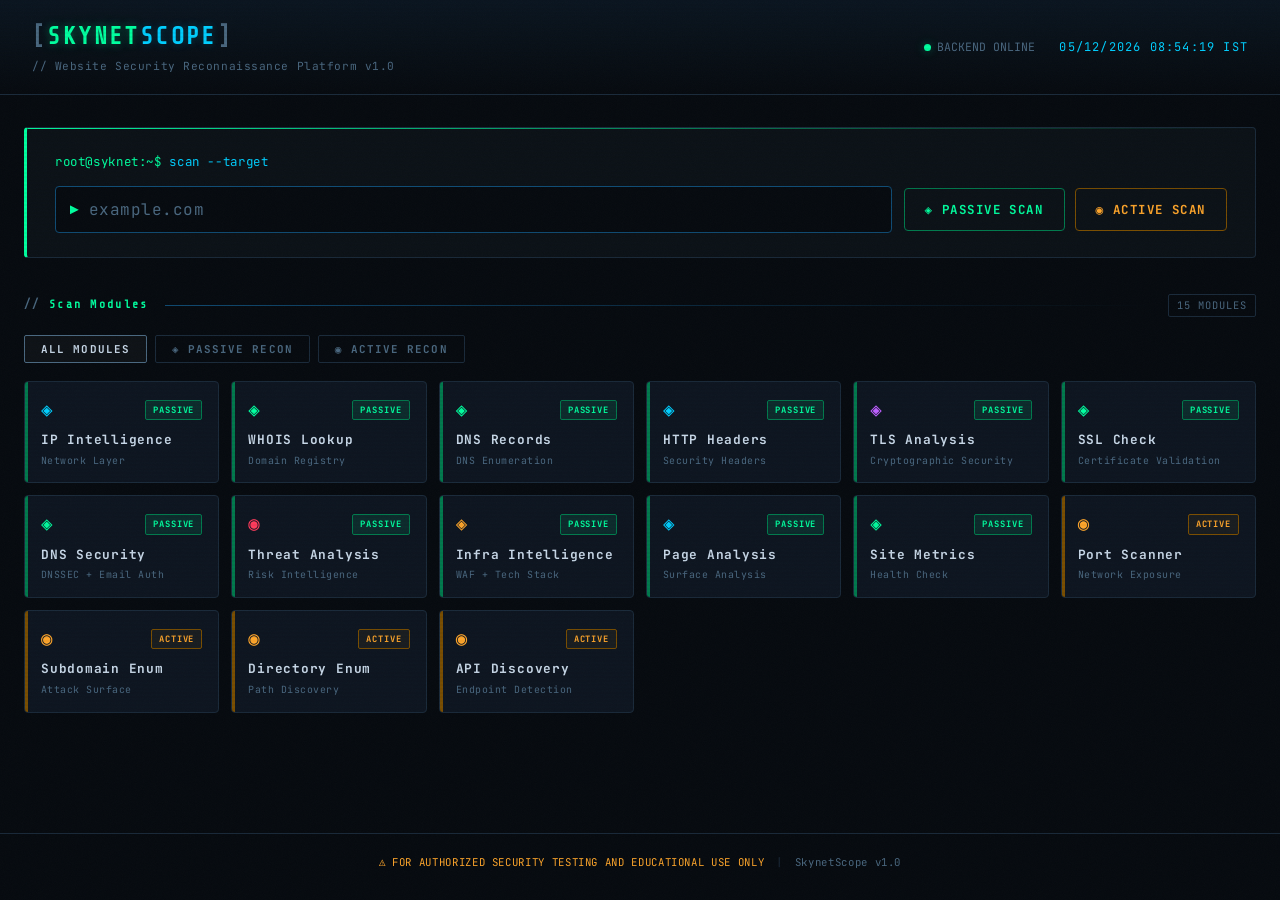
<file: index.html>
<!DOCTYPE html>
<html lang="en">
<head>
<meta charset="UTF-8">
<meta name="viewport" content="width=device-width, initial-scale=1.0">
<title>SkynetScope: WebRecon</title>
<link rel="preconnect" href="https://fonts.googleapis.com">
<link rel="preconnect" href="https://fonts.gstatic.com" crossorigin>
<link href="https://fonts.googleapis.com/css2?family=JetBrains+Mono:wght@300;400;500;700&family=Share+Tech+Mono&display=swap" rel="stylesheet">
<style>
/* ─────────────────────────────────────────────
   ROOT + RESET
───────────────────────────────────────────── */
:root {
  --bg:          #060a0f;
  --bg-surface:  #0b1117;
  --bg-card:     #0d1520;
  --border:      #1a2a3a;
  --border-glow: #0f4c75;
  --green:       #00ff9f;
  --green-dim:   #007a4d;
  --green-faint: #00ff9f18;
  --cyan:        #00cfff;
  --cyan-dim:    #006d88;
  --amber:       #ffa62b;
  --red:         #ff3b5c;
  --red-dim:     #4a0010;
  --purple:      #bd5fff;
  --text-primary:#c8d8e8;
  --text-dim:    #4a6880;
  --text-label:  #6a8aa8;
  --font:        'JetBrains Mono','Share Tech Mono',monospace;
  --radius:      4px;
  --glow-g:      0 0 8px #00ff9f55, 0 0 20px #00ff9f22;
  --glow-c:      0 0 8px #00cfff44, 0 0 20px #00cfff11;
}
*,*::before,*::after{box-sizing:border-box;margin:0;padding:0;}
html{scroll-behavior:smooth;}
body{font-family:var(--font);background:var(--bg);color:var(--text-primary);min-height:100vh;overflow-x:hidden;line-height:1.6;}

/* ─────────────────────────────────────────────
   CRT OVERLAY
───────────────────────────────────────────── */
.scanline{position:fixed;inset:0;pointer-events:none;z-index:9999;background:repeating-linear-gradient(0deg,transparent,transparent 2px,rgba(0,0,0,.04) 2px,rgba(0,0,0,.04) 4px);}
.noise{position:fixed;inset:0;pointer-events:none;z-index:9998;opacity:.025;background-image:url("data:image/svg+xml,%3Csvg viewBox='0 0 256 256' xmlns='http://www.w3.org/2000/svg'%3E%3Cfilter id='n'%3E%3CfeTurbulence type='fractalNoise' baseFrequency='0.9' numOctaves='4' stitchTiles='stitch'/%3E%3C/filter%3E%3Crect width='100%25' height='100%25' filter='url(%23n)'/%3E%3C/svg%3E");background-size:200px 200px;}

/* ─────────────────────────────────────────────
   HEADER
───────────────────────────────────────────── */
header{display:flex;justify-content:space-between;align-items:center;padding:18px 32px;border-bottom:1px solid var(--border);background:linear-gradient(180deg,#0a1520,var(--bg));position:sticky;top:0;z-index:100;backdrop-filter:blur(4px);}
.logo{font-family:'Share Tech Mono',monospace;font-size:1.5rem;font-weight:700;letter-spacing:.1em;}
.logo-bracket{color:var(--text-dim);}
.logo-text{color:var(--green);text-shadow:var(--glow-g);}
.logo-accent{color:var(--cyan);text-shadow:var(--glow-c);}
.tagline{font-size:.7rem;color:var(--text-dim);margin-top:2px;letter-spacing:.05em;}
.header-right{display:flex;align-items:center;gap:24px;font-size:.72rem;color:var(--text-dim);}
.status-dot{width:7px;height:7px;border-radius:50%;background:var(--green);box-shadow:var(--glow-g);animation:blink 2s ease-in-out infinite;display:inline-block;margin-right:6px;}
@keyframes blink{0%,100%{opacity:1}50%{opacity:.4}}
.clock{color:var(--cyan);letter-spacing:.1em;font-size:.75rem;}

/* ─────────────────────────────────────────────
   MAIN
───────────────────────────────────────────── */
main{max-width:1300px;margin:0 auto;padding:32px 24px;}

/* ─────────────────────────────────────────────
   SCAN PANEL
───────────────────────────────────────────── */
.scan-panel{background:var(--bg-surface);border:1px solid var(--border);border-left:3px solid var(--green);border-radius:var(--radius);padding:24px 28px;margin-bottom:36px;position:relative;overflow:hidden;}
.scan-panel::before{content:'';position:absolute;top:0;left:0;right:0;height:1px;background:linear-gradient(90deg,var(--green),transparent);}
.terminal-prompt{font-size:.78rem;margin-bottom:14px;letter-spacing:.05em;}
.prompt-prefix{color:var(--green);}
.prompt-cmd{color:var(--cyan);}
.input-row{display:flex;gap:12px;flex-wrap:wrap;align-items:center;}
.input-wrapper{flex:1;min-width:260px;display:flex;align-items:center;background:var(--bg);border:1px solid var(--border-glow);border-radius:var(--radius);padding:0 14px;gap:10px;transition:border-color .2s,box-shadow .2s;}
.input-wrapper:focus-within{border-color:var(--green);box-shadow:0 0 0 2px var(--green-faint),var(--glow-g);}
.input-prefix{color:var(--green);font-size:.9rem;}
input[type=text]{flex:1;background:transparent;border:none;outline:none;color:var(--green);font-family:var(--font);font-size:1rem;padding:12px 0;caret-color:var(--green);letter-spacing:.03em;}
input::placeholder{color:var(--text-dim);}
.btn-group{display:flex;gap:10px;flex-wrap:wrap;}
.btn{font-family:var(--font);font-size:.78rem;font-weight:700;letter-spacing:.12em;padding:12px 20px;border:1px solid;border-radius:var(--radius);cursor:pointer;display:flex;align-items:center;gap:8px;transition:all .15s;background:transparent;}
.btn-passive{color:var(--green);border-color:var(--green-dim);}
.btn-passive:hover{background:var(--green-faint);border-color:var(--green);box-shadow:var(--glow-g);}
.btn-active{color:var(--amber);border-color:#7a4e00;}
.btn-active:hover{background:#ffa62b18;border-color:var(--amber);box-shadow:0 0 8px #ffa62b44;}

/* ─────────────────────────────────────────────
   MODULE SECTION HEADER
───────────────────────────────────────────── */
.modules-section{margin-bottom:40px;}
.modules-header{display:flex;align-items:center;gap:16px;margin-bottom:18px;}
.modules-title{font-family:'Share Tech Mono',monospace;font-size:.72rem;font-weight:700;letter-spacing:.2em;color:var(--text-dim);white-space:nowrap;}
.modules-title span{color:var(--green);}
.modules-divider{flex:1;height:1px;background:linear-gradient(90deg,var(--border-glow),transparent);}
.modules-count{font-size:.65rem;color:var(--text-dim);letter-spacing:.1em;border:1px solid var(--border);padding:2px 8px;border-radius:2px;white-space:nowrap;}

/* ─────────────────────────────────────────────
   FILTER TABS
───────────────────────────────────────────── */
.module-tabs{display:flex;gap:8px;margin-bottom:18px;flex-wrap:wrap;}
.module-tab{font-family:var(--font);font-size:.68rem;font-weight:700;letter-spacing:.1em;padding:6px 16px;border:1px solid var(--border);border-radius:2px;background:transparent;color:var(--text-dim);cursor:pointer;transition:all .15s;}
.module-tab:hover{border-color:var(--border-glow);color:var(--text-primary);}
.tab-all{color:var(--text-primary);border-color:var(--text-dim);background:#ffffff08;}
.tab-passive{color:var(--green);border-color:var(--green-dim);background:var(--green-faint);}
.tab-active-r{color:var(--amber);border-color:#7a4e00;background:#ffa62b0d;}

/* ─────────────────────────────────────────────
   MODULE GRID
───────────────────────────────────────────── */
.modules-grid{display:grid;grid-template-columns:repeat(auto-fill,minmax(195px,1fr));gap:12px;}

/* ─────────────────────────────────────────────
   MODULE CARD
───────────────────────────────────────────── */
.module-card{background:var(--bg-card);border:1px solid var(--border);border-radius:var(--radius);padding:18px 16px 14px;cursor:pointer;position:relative;overflow:hidden;transition:border-color .2s,transform .2s,box-shadow .2s;animation:cardIn .4s ease both;}
@keyframes cardIn{from{opacity:0;transform:translateY(14px) scale(.97)}to{opacity:1;transform:translateY(0) scale(1)}}

/* left accent bar */
.module-card::before{content:'';position:absolute;top:0;left:0;width:3px;height:100%;}
.mc-passive::before{background:var(--green-dim);}
.mc-active::before{background:#7a4e00;}

/* top glow line on hover */
.module-card::after{content:'';position:absolute;top:0;left:0;right:0;height:1px;background:transparent;transition:background .2s;}
.mc-passive:hover::after{background:linear-gradient(90deg,var(--green),transparent);}
.mc-active:hover::after{background:linear-gradient(90deg,var(--amber),transparent);}

/* scanline sweep */
.mc-sweep{position:absolute;inset:0;pointer-events:none;background:linear-gradient(180deg,transparent 0%,rgba(0,255,159,.04) 50%,transparent 100%);transform:translateY(-100%);}
.mc-active .mc-sweep{background:linear-gradient(180deg,transparent 0%,rgba(255,166,43,.04) 50%,transparent 100%);}
.module-card:hover .mc-sweep{animation:sweep .55s ease forwards;}
@keyframes sweep{from{transform:translateY(-100%)}to{transform:translateY(100%)}}

.mc-passive:hover{transform:translateY(-3px);border-color:var(--green-dim);box-shadow:0 8px 28px rgba(0,255,159,.1);}
.mc-active:hover{transform:translateY(-3px);border-color:#7a4e00;box-shadow:0 8px 28px rgba(255,166,43,.1);}

.mc-top{display:flex;justify-content:space-between;align-items:flex-start;margin-bottom:12px;}
.mc-icon{font-size:1.2rem;line-height:1;}
.mc-badge{font-size:.55rem;font-weight:700;letter-spacing:.1em;padding:2px 7px;border-radius:2px;border:1px solid;text-transform:uppercase;}
.mcb-passive{color:var(--green);border-color:var(--green-dim);background:var(--green-faint);}
.mcb-active{color:var(--amber);border-color:#7a4e00;background:#ffa62b0d;}

.mc-title{font-size:.8rem;font-weight:700;letter-spacing:.06em;color:var(--text-primary);margin-bottom:4px;line-height:1.3;}
.mc-label{font-size:.62rem;color:var(--text-dim);letter-spacing:.05em;}

/* ─────────────────────────────────────────────
   MODAL
───────────────────────────────────────────── */
.modal-overlay{position:fixed;inset:0;background:rgba(6,10,15,.9);backdrop-filter:blur(7px);z-index:700;display:flex;align-items:center;justify-content:center;padding:20px;animation:overlayIn .18s ease both;}
@keyframes overlayIn{from{opacity:0}to{opacity:1}}
.modal-box{background:var(--bg-card);border:1px solid var(--border-glow);border-radius:var(--radius);padding:28px;max-width:540px;width:100%;position:relative;overflow:hidden;animation:modalIn .25s cubic-bezier(.34,1.56,.64,1) both;}
@keyframes modalIn{from{opacity:0;transform:scale(.9) translateY(20px)}to{opacity:1;transform:scale(1) translateY(0)}}

/* top accent */
.modal-box::before{content:'';position:absolute;top:0;left:0;right:0;height:2px;}
.modal-passive::before{background:linear-gradient(90deg,var(--green),transparent);}
.modal-active::before{background:linear-gradient(90deg,var(--amber),transparent);}

/* corner brackets */
.mc-br{position:absolute;width:10px;height:10px;border-color:var(--border-glow);border-style:solid;border-width:0;}
.mc-br.tl{top:8px;left:8px;border-top-width:1px;border-left-width:1px;}
.mc-br.tr{top:8px;right:8px;border-top-width:1px;border-right-width:1px;}
.mc-br.bl{bottom:8px;left:8px;border-bottom-width:1px;border-left-width:1px;}
.mc-br.br{bottom:8px;right:8px;border-bottom-width:1px;border-right-width:1px;}

.modal-close{position:absolute;top:13px;right:13px;background:transparent;border:1px solid var(--border);color:var(--text-dim);font-family:var(--font);font-size:.7rem;padding:3px 9px;border-radius:2px;cursor:pointer;transition:all .15s;letter-spacing:.04em;}
.modal-close:hover{border-color:var(--red);color:var(--red);}

.modal-head{display:flex;align-items:center;gap:14px;margin-bottom:16px;}
.modal-icon-big{font-size:1.9rem;line-height:1;}
.modal-head-text{display:flex;flex-direction:column;gap:5px;}
.modal-title{font-family:'Share Tech Mono',monospace;font-size:1rem;font-weight:700;letter-spacing:.08em;color:var(--text-primary);}
.modal-badge-pill{display:inline-flex;align-items:center;gap:5px;font-size:.6rem;font-weight:700;letter-spacing:.1em;padding:2px 9px;border-radius:2px;border:1px solid;width:fit-content;}
.mbp-passive{color:var(--green);border-color:var(--green-dim);background:var(--green-faint);}
.mbp-active{color:var(--amber);border-color:#7a4e00;background:#ffa62b0d;}

.modal-div{height:1px;background:var(--border);margin:0 0 15px;}

.mlabel{font-size:.6rem;color:var(--text-dim);letter-spacing:.16em;text-transform:uppercase;margin-bottom:7px;}
.modal-desc{font-size:.81rem;color:var(--text-primary);line-height:1.8;margin-bottom:15px;}

.modal-tags{display:flex;flex-wrap:wrap;gap:6px;margin-bottom:16px;}
.m-tag{font-size:.6rem;padding:3px 9px;border-radius:2px;border:1px solid var(--border);color:var(--text-dim);letter-spacing:.05em;background:#ffffff04;}

.modal-out{background:#040810;border:1px solid var(--border);border-radius:var(--radius);padding:11px 14px;font-size:.72rem;color:var(--green);line-height:1.75;font-family:var(--font);white-space:pre;}
.modal-out.amber{color:var(--amber);}

/* ─────────────────────────────────────────────
   RESULTS / CARDS GRID (scan output)
───────────────────────────────────────────── */
.hidden{display:none!important;}
.target-banner{display:flex;align-items:center;flex-wrap:wrap;gap:10px;background:#0a1a28;border:1px solid var(--border-glow);border-radius:var(--radius);padding:10px 20px;margin-bottom:16px;font-size:.78rem;letter-spacing:.07em;}
.tb-label{color:var(--text-dim);}
.tb-domain{color:var(--cyan);font-weight:700;font-size:.88rem;text-shadow:var(--glow-c);}
.tb-type{color:var(--amber);}
.tb-time{color:var(--text-dim);}
.tb-sep{color:var(--border);margin:0 4px;}

.export-panel{display:flex;align-items:center;gap:16px;background:#080f18;border:1px solid var(--border-glow);border-left:3px solid var(--cyan);border-radius:var(--radius);padding:14px 20px;margin-bottom:20px;flex-wrap:wrap;}
.export-label{display:flex;align-items:center;gap:8px;font-size:.72rem;font-weight:700;letter-spacing:.12em;color:var(--text-dim);white-space:nowrap;}
.export-btns{display:flex;gap:10px;flex-wrap:wrap;}
.btn-export{font-family:var(--font);font-size:.7rem;font-weight:700;letter-spacing:.1em;padding:7px 14px;border:1px solid;border-radius:var(--radius);cursor:pointer;background:transparent;display:flex;align-items:center;gap:7px;transition:all .15s;}
.export-hint{font-size:.56rem;opacity:.55;letter-spacing:.03em;}
.bex-pdf{color:#ff6b6b;border-color:#5a1a1a;}
.bex-pdf:hover{background:#ff6b6b18;border-color:#ff6b6b;}
.bex-json{color:var(--amber);border-color:#7a4e00;}
.bex-json:hover{background:#ffa62b18;border-color:var(--amber);}
.bex-csv{color:var(--green);border-color:var(--green-dim);}
.bex-csv:hover{background:var(--green-faint);border-color:var(--green);}
.bex-txt{color:var(--cyan);border-color:var(--cyan-dim);}
.bex-txt:hover{background:#00cfff12;border-color:var(--cyan);}

.risk-banner{display:flex;align-items:center;gap:12px;padding:12px 20px;border-radius:var(--radius);margin-bottom:20px;border-left:3px solid;font-size:.82rem;flex-wrap:wrap;}
.risk-low{background:#001a0e;border-color:var(--green);}
.risk-medium{background:#1a1000;border-color:var(--amber);}
.risk-high{background:var(--red-dim);border-color:var(--red);}
.risk-level{font-weight:700;font-size:.9rem;letter-spacing:.1em;}
.risk-sep{color:var(--text-dim);}

.cards-grid{display:grid;grid-template-columns:repeat(2,1fr);gap:16px;}
@media(max-width:900px){.cards-grid{grid-template-columns:1fr;}}
.card{background:var(--bg-card);border:1px solid var(--border);border-radius:var(--radius);overflow:hidden;transition:border-color .2s;animation:cardIn .3s ease both;}
.card:hover{border-color:var(--border-glow);}
.card.wide{grid-column:1/-1;}
.card-header{display:flex;align-items:center;gap:10px;padding:10px 16px;background:#0a1520;border-bottom:1px solid var(--border);font-size:.72rem;font-weight:700;letter-spacing:.12em;color:var(--text-dim);}
.card-icon{color:var(--green);font-size:.85rem;}
.card-status{margin-left:auto;font-size:.63rem;padding:2px 8px;border-radius:2px;border:1px solid;}
.cs-ok{color:var(--green);border-color:var(--green-dim);background:var(--green-faint);}
.cs-warn{color:var(--amber);border-color:#7a4e00;background:#ffa62b12;}
.cs-err{color:var(--red);border-color:var(--red-dim);background:#ff3b5c12;}
.cs-loading{color:var(--cyan);border-color:var(--cyan-dim);background:#00cfff12;}
.card-body{padding:14px 16px;font-size:.78rem;}

.kv-row{display:flex;align-items:flex-start;gap:12px;padding:5px 0;border-bottom:1px solid #0d1a25;}
.kv-row:last-child{border-bottom:none;}
.kv-key{color:var(--text-label);min-width:140px;flex-shrink:0;font-size:.72rem;letter-spacing:.05em;padding-top:1px;}
.kv-val{color:var(--text-primary);word-break:break-all;flex:1;}
.v-green{color:var(--green)!important;}
.v-red{color:var(--red)!important;}
.v-amber{color:var(--amber)!important;}
.v-cyan{color:var(--cyan)!important;}
.v-dim{color:var(--text-dim);font-style:italic;}

.tag{display:inline-block;padding:2px 8px;border-radius:2px;font-size:.67rem;letter-spacing:.07em;margin:2px 3px 2px 0;border:1px solid;}
.tg-cyan{color:var(--cyan);border-color:var(--cyan-dim);background:#00cfff0d;}
.tg-green{color:var(--green);border-color:var(--green-dim);background:var(--green-faint);}
.tg-amber{color:var(--amber);border-color:#7a4e00;background:#ffa62b0d;}

.sec-row{display:flex;justify-content:space-between;align-items:center;padding:5px 0;border-bottom:1px solid #0d1a25;font-size:.73rem;}
.sec-row:last-child{border-bottom:none;}
.sec-name{color:var(--text-label);font-size:.69rem;}

.port-wrap{overflow-x:auto;margin-top:8px;}
table{width:100%;border-collapse:collapse;font-size:.74rem;}
thead tr{border-bottom:1px solid var(--border-glow);}
th{padding:8px 12px;text-align:left;color:var(--text-dim);font-weight:700;letter-spacing:.1em;font-size:.67rem;}
td{padding:6px 12px;border-bottom:1px solid var(--border);}
tr:hover td{background:#0a1520;}
.td-port{color:var(--cyan);font-weight:600;}
.td-svc{color:var(--green);}
.td-proto{color:var(--text-dim);font-size:.69rem;}

.item-list{display:flex;flex-direction:column;gap:6px;margin-top:6px;}
.item-entry{display:flex;justify-content:space-between;align-items:center;padding:6px 10px;background:#081218;border:1px solid var(--border);border-radius:2px;border-left:2px solid var(--green-dim);font-size:.74rem;}
.item-entry:hover{border-left-color:var(--green);}
.item-url{color:var(--cyan);word-break:break-all;}
.item-meta{color:var(--text-dim);font-size:.67rem;margin-left:12px;white-space:nowrap;}
.s200{color:var(--green);}
.s301,.s302{color:var(--cyan);}
.s401,.s403{color:var(--amber);}

.sum-count{font-size:.74rem;color:var(--text-dim);margin-bottom:10px;padding-bottom:8px;border-bottom:1px solid var(--border);}
.sum-count .cnt{color:var(--green);font-weight:700;font-size:.84rem;}

.toggle-hdr{cursor:pointer;user-select:none;}
.toggle-hdr:hover{background:#0f1e2e;}
.toggle-arrow{margin-left:auto;color:var(--text-dim);transition:transform .2s;}
.toggle-arrow.open{transform:rotate(90deg);}

pre{background:#040810;border:1px solid var(--border);border-radius:var(--radius);padding:14px;overflow:auto;max-height:450px;font-size:.71rem;color:#6a8aa8;line-height:1.7;white-space:pre-wrap;word-break:break-all;}

.loading-overlay{position:fixed;inset:0;background:rgba(6,10,15,.92);backdrop-filter:blur(4px);z-index:500;display:flex;align-items:center;justify-content:center;}
.loading-box{background:var(--bg-card);border:1px solid var(--border-glow);border-radius:var(--radius);padding:40px 48px;text-align:center;min-width:360px;box-shadow:0 0 60px #00ff9f18;}
.loading-spinner{position:relative;width:64px;height:64px;margin:0 auto 20px;}
.spinner-ring{position:absolute;inset:0;border:2px solid var(--border);border-top-color:var(--green);border-radius:50%;animation:spin 1s linear infinite;}
@keyframes spin{to{transform:rotate(360deg)}}
.spinner-icon{position:absolute;inset:0;display:flex;align-items:center;justify-content:center;color:var(--green);font-size:1.4rem;text-shadow:var(--glow-g);animation:blink 1.2s ease-in-out infinite;}
.loading-text{color:var(--cyan);font-size:.82rem;letter-spacing:.08em;margin-bottom:16px;}
.loading-bar{height:3px;background:var(--border);border-radius:2px;overflow:hidden;margin-bottom:16px;}
.loading-fill{height:100%;background:linear-gradient(90deg,var(--green),var(--cyan));border-radius:2px;transition:width .4s ease;box-shadow:var(--glow-g);}
.loading-log{font-size:.67rem;color:var(--text-dim);text-align:left;max-height:80px;overflow:hidden;display:flex;flex-direction:column;gap:3px;}
.log-ln{animation:fadeUp .2s ease;}
@keyframes fadeUp{from{opacity:0;transform:translateY(4px)}to{opacity:1;transform:translateY(0)}}

footer{text-align:center;padding:20px;font-size:.67rem;color:var(--text-dim);border-top:1px solid var(--border);margin-top:48px;letter-spacing:.06em;display:flex;align-items:center;justify-content:center;gap:12px;flex-wrap:wrap;}
.fw{color:var(--amber);}
.fs{color:var(--border);}

.error-msg{color:var(--red);font-size:.77rem;padding:8px;border:1px solid var(--red-dim);border-radius:var(--radius);background:#ff3b5c0a;}
.no-data{color:var(--text-dim);font-style:italic;font-size:.74rem;}

@media(max-width:640px){
  header{padding:14px 16px;}
  main{padding:20px 12px;}
  .input-row{flex-direction:column;}
  .input-wrapper,.btn-group{width:100%;}
  .btn{flex:1;justify-content:center;}
  .loading-box{min-width:unset;padding:28px 20px;}
  .modules-grid{grid-template-columns:repeat(2,1fr);}
  .export-panel{flex-direction:column;align-items:flex-start;}
}
</style>
</head>
<body>

<div class="scanline"></div>
<div class="noise"></div>

<!-- ══ HEADER ══ -->
<header>
  <div>
    <div class="logo">
      <span class="logo-bracket">[</span><span class="logo-text">SKYNET</span><span class="logo-accent">SCOPE</span><span class="logo-bracket">]</span>
    </div>
    <div class="tagline">// Website Security Reconnaissance Platform v1.0</div>
  </div>
  <div class="header-right">
    <div><span class="status-dot"></span>BACKEND ONLINE</div>
    <div class="clock" id="clock"></div>
  </div>
</header>

<main>

  <!-- ══ SCAN INPUT ══ -->
  <section class="scan-panel">
    <div class="terminal-prompt">
      <span class="prompt-prefix">root@syknet:~$</span>
      <span class="prompt-cmd"> scan --target</span>
    </div>
    <div class="input-row">
      <div class="input-wrapper">
        <span class="input-prefix">▶</span>
        <input type="text" id="domain" placeholder="example.com" autocomplete="off" spellcheck="false">
      </div>
      <div class="btn-group">
        <button class="btn btn-passive" onclick="runPassiveScan()"><span>◈</span>PASSIVE SCAN</button>
        <button class="btn btn-active"  onclick="runActiveScan()"><span>◉</span>ACTIVE SCAN</button>
      </div>
    </div>
  </section>

  <!-- ══ MODULE CARDS ══ -->
  <section class="modules-section">
    <div class="modules-header">
      <div class="modules-title">// <span>Scan Modules</span></div>
      <div class="modules-divider"></div>
      <div class="modules-count" id="modCount">15 MODULES</div>
    </div>
    <div class="module-tabs">
      <button class="module-tab tab-all"      onclick="filterMods('all',this)">ALL MODULES</button>
      <button class="module-tab"              onclick="filterMods('passive',this)">◈ PASSIVE RECON</button>
      <button class="module-tab"              onclick="filterMods('active',this)">◉ ACTIVE RECON</button>
    </div>
    <div class="modules-grid" id="modGrid"></div>
  </section>

  <!-- ══ RESULTS ══ -->
  <div id="resultsWrap" class="hidden">

    <div class="target-banner">
      <span class="tb-label">TARGET:</span><span class="tb-domain" id="tbDomain"></span>
      <span class="tb-sep">|</span>
      <span class="tb-label">SCAN:</span><span class="tb-type" id="tbType"></span>
      <span class="tb-sep">|</span>
      <span class="tb-label">STARTED:</span><span class="tb-time" id="tbTime"></span>
    </div>

    <div id="exportPanel" class="export-panel hidden">
      <div class="export-label">⬇ EXPORT REPORT</div>
      <div class="export-btns">
        <button class="btn-export bex-pdf"  onclick="exportPDF()">▣ PDF <span class="export-hint">Print-ready</span></button>
        <button class="btn-export bex-json" onclick="exportJSON()">{ } JSON <span class="export-hint">Raw data</span></button>
        <button class="btn-export bex-csv"  onclick="exportCSV()">⊞ CSV <span class="export-hint">Spreadsheet</span></button>
        <button class="btn-export bex-txt"  onclick="exportTXT()">≡ TXT <span class="export-hint">Plain text</span></button>
      </div>
    </div>

    <!-- PASSIVE -->
    <div id="passiveSection" class="hidden">
      <div id="riskBanner" class="risk-banner hidden">
        <span>⚠</span><span id="riskLevel" class="risk-level"></span>
        <span class="risk-sep">—</span><span id="riskFindings"></span>
      </div>
      <div class="cards-grid">
        <div class="card"><div class="card-header"><span class="card-icon">◈</span>IP INTELLIGENCE<span class="card-status" id="s-ip"></span></div><div class="card-body" id="b-ip"></div></div>
        <div class="card"><div class="card-header"><span class="card-icon">◈</span>WHOIS LOOKUP<span class="card-status" id="s-whois"></span></div><div class="card-body" id="b-whois"></div></div>
        <div class="card"><div class="card-header"><span class="card-icon">◈</span>DNS RECORDS<span class="card-status" id="s-dns"></span></div><div class="card-body" id="b-dns"></div></div>
        <div class="card"><div class="card-header"><span class="card-icon">◈</span>TLS / SSL<span class="card-status" id="s-tls"></span></div><div class="card-body" id="b-tls"></div></div>
        <div class="card"><div class="card-header"><span class="card-icon">◈</span>HTTP HEADERS<span class="card-status" id="s-headers"></span></div><div class="card-body" id="b-headers"></div></div>
        <div class="card"><div class="card-header"><span class="card-icon">◈</span>EMAIL SECURITY<span class="card-status" id="s-email"></span></div><div class="card-body" id="b-email"></div></div>
        <div class="card"><div class="card-header"><span class="card-icon">◈</span>TECH STACK<span class="card-status" id="s-tech"></span></div><div class="card-body" id="b-tech"></div></div>
        <div class="card"><div class="card-header"><span class="card-icon">◈</span>FIREWALL / WAF<span class="card-status" id="s-fw"></span></div><div class="card-body" id="b-fw"></div></div>
        <div class="card wide"><div class="card-header"><span class="card-icon">◉</span>THREAT INTELLIGENCE<span class="card-status" id="s-threat"></span></div><div class="card-body" id="b-threat"></div></div>
        <div class="card wide"><div class="card-header"><span class="card-icon">◈</span>PAGE ANALYSIS<span class="card-status" id="s-page"></span></div><div class="card-body" id="b-page"></div></div>
        <div class="card wide"><div class="card-header toggle-hdr" onclick="tog('b-raw','ra')"><span class="card-icon">≡</span>RAW JSON<span class="toggle-arrow" id="ra">▶</span></div><div class="card-body hidden" id="b-raw"><pre id="rawJ"></pre></div></div>
      </div>
    </div>

    <!-- ACTIVE -->
    <div id="activeSection" class="hidden">
      <div class="cards-grid">
        <div class="card wide"><div class="card-header"><span class="card-icon">◉</span>PORT SCAN<span class="card-status" id="s-ports"></span></div><div class="card-body" id="b-ports"></div></div>
        <div class="card"><div class="card-header"><span class="card-icon">◈</span>SUBDOMAINS<span class="card-status" id="s-subs"></span></div><div class="card-body" id="b-subs"></div></div>
        <div class="card"><div class="card-header"><span class="card-icon">◈</span>DIRECTORIES<span class="card-status" id="s-dirs"></span></div><div class="card-body" id="b-dirs"></div></div>
        <div class="card wide"><div class="card-header"><span class="card-icon">◈</span>API DISCOVERY<span class="card-status" id="s-api"></span></div><div class="card-body" id="b-api"></div></div>
        <div class="card wide"><div class="card-header toggle-hdr" onclick="tog('b-raw2','ra2')"><span class="card-icon">≡</span>RAW JSON<span class="toggle-arrow" id="ra2">▶</span></div><div class="card-body hidden" id="b-raw2"><pre id="rawJ2"></pre></div></div>
      </div>
    </div>
  </div>

  <!-- ══ LOADING ══ -->
  <div id="loadingOverlay" class="loading-overlay hidden">
    <div class="loading-box">
      <div class="loading-spinner">
        <div class="spinner-ring"></div>
        <span class="spinner-icon">◈</span>
      </div>
      <div class="loading-text" id="loadTxt">Initializing...</div>
      <div class="loading-bar"><div class="loading-fill" id="loadFill"></div></div>
      <div class="loading-log" id="loadLog"></div>
    </div>
  </div>

</main>

<!-- ══ MODAL CONTAINER ══ -->
<div id="modalWrap"></div>

<footer>
  <span class="fw">⚠ FOR AUTHORIZED SECURITY TESTING AND EDUCATIONAL USE ONLY</span>
  <span class="fs">|</span>
  <span>SkynetScope v1.0</span>
</footer>

<script>
const API = "https://skynetscope.onrender.com";

/* ── IST Clock ── */
const getIST = () => new Date().toLocaleString("en-IN",{timeZone:"Asia/Kolkata",year:"numeric",month:"2-digit",day:"2-digit",hour:"2-digit",minute:"2-digit",second:"2-digit",hour12:false}).replace(","," ")+" IST";
setInterval(()=>{const e=document.getElementById("clock");if(e)e.textContent=getIST();},1000);
document.getElementById("clock").textContent=getIST();

/* ── Globals ── */
let lastData=null, lastType=null, lastDomain=null;

/* ── Utils ── */
const $=id=>document.getElementById(id);
const esc=s=>{if(typeof s!=="string")s=String(s??"");return s.replace(/&/g,"&amp;").replace(/</g,"&lt;").replace(/>/g,"&gt;").replace(/"/g,"&quot;");};
const fmtBytes=b=>b<1024?b+" B":b<1048576?(b/1024).toFixed(1)+" KB":(b/1048576).toFixed(1)+" MB";
const getDomain=()=>$("domain").value.trim().replace(/^https?:\/\//,"").split("/")[0];

function kv(k,v,vc=""){
  if(v===null||v===undefined||v==="")v='<span class="no-data">—</span>';
  return`<div class="kv-row"><span class="kv-key">${k}</span><span class="kv-val ${vc}">${v}</span></div>`;
}
function yn(val,goodTrue=true){
  if(val===true) return goodTrue?'<span class="v-green">✓ YES</span>':'<span class="v-amber">⚠ YES</span>';
  if(val===false)return goodTrue?'<span class="v-red">✗ NO</span>':'<span class="v-green">✓ NO</span>';
  return`<span>${esc(String(val??"—"))}</span>`;
}
function setCS(id,txt,cls){const e=$(id);if(!e)return;e.textContent=txt;e.className="card-status "+cls;}
function errHTML(m){return`<div class="error-msg">⚠ ${esc(m)}</div>`;}
function tog(bodyId,arrowId){$(bodyId).classList.toggle("hidden");$(arrowId).classList.toggle("open");}

/* ── Loading ── */
const P_STEPS=["Resolving IP address...","Querying WHOIS...","Fetching DNS records...","Analyzing HTTP headers...","Checking TLS certificate...","Detecting WAF / Firewall...","Scanning tech stack...","Running threat intelligence...","Finalizing results..."];
const A_STEPS=["Scanning ports 1–1024...","Enumerating subdomains...","Brute-forcing directories...","Detecting API endpoints...","Compiling results..."];
let loadTmr=null;
function showLoading(steps){
  $("loadingOverlay").classList.remove("hidden");
  $("loadFill").style.width="0%";
  $("loadLog").innerHTML="";
  let i=0;
  function step(){
    if(i<steps.length){
      $("loadFill").style.width=Math.round((i+1)/steps.length*90)+"%";
      $("loadTxt").textContent=steps[i];
      const ln=document.createElement("div");
      ln.className="log-ln";ln.textContent="› "+steps[i];
      $("loadLog").appendChild(ln);$("loadLog").scrollTop=9999;
      i++;loadTmr=setTimeout(step,800+Math.random()*600);
    }
  }
  step();
}
function hideLoading(){
  clearTimeout(loadTmr);
  $("loadFill").style.width="100%";
  setTimeout(()=>$("loadingOverlay").classList.add("hidden"),300);
}

/* ── Banner ── */
function showBanner(domain,type){
  $("resultsWrap").classList.remove("hidden");
  $("tbDomain").textContent=domain;
  $("tbType").textContent=type;
  $("tbTime").textContent=getIST();
}

/* ─────────────────────────
   PASSIVE SCAN
───────────────────────── */
async function runPassiveScan(){
  const domain=getDomain();
  if(!domain){alert("Enter a domain first");return;}
  lastDomain=domain;lastType="passive";lastData=null;
  $("exportPanel").classList.add("hidden");
  $("passiveSection").classList.remove("hidden");
  $("activeSection").classList.add("hidden");
  showBanner(domain,"PASSIVE RECON");
  showLoading(P_STEPS);
  ["ip","whois","dns","tls","headers","email","tech","fw","threat","page"].forEach(id=>setCS("s-"+id,"SCANNING...","cs-loading"));
  try{
    const res=await fetch(`${API}/scan?domain=${encodeURIComponent(domain)}`);
    const data=await res.json();
    hideLoading();lastData=data;
    renderPassive(data);
    $("exportPanel").classList.remove("hidden");
  }catch(e){
    hideLoading();
    $("b-ip").innerHTML=errHTML("Cannot reach backend. Is uvicorn running on port 8000?");
  }
}

function renderPassive(d){
  renderIP(d.ip_info);
  renderWhois(d.whois);
  renderDNS(d.dns_records);
  renderTLS(d.ssl_chain,d.tls_cipher_suites,d.tls_security_config,d.tls_handshake);
  renderHeaders(d.http_info);
  renderEmail(d.email_configuration,d.dns_security);
  renderTech(d.tech_stack);
  renderFirewall(d.firewall_detection);
  renderThreat(d.threat_analysis);
  renderPage(d.page_analysis);
  $("rawJ").textContent=JSON.stringify(d,null,2);
}

function renderIP(d){
  if(!d)return;
  if(d.error){$("b-ip").innerHTML=errHTML(d.error);setCS("s-ip","ERROR","cs-err");return;}
  $("b-ip").innerHTML=[
    kv("IP Address",`<span class="v-cyan">${esc(d.ip||"—")}</span>`),
    kv("City",esc(d.city||"—")),kv("Region",esc(d.region||"—")),
    kv("Country",esc(d.country||"—")),kv("ASN / Org",esc(d.org||"—")),
    kv("Coordinates",esc(d.location||"—"))
  ].join("");
  setCS("s-ip","OK","cs-ok");
}

function renderWhois(d){
  if(!d)return;
  if(d.error){$("b-whois").innerHTML=errHTML(d.error);setCS("s-whois","ERROR","cs-err");return;}
  const dn=Array.isArray(d.domain_name)?d.domain_name[0]:(d.domain_name||"—");
  const ns=Array.isArray(d.name_servers)?d.name_servers.join(", "):(d.name_servers||"—");
  $("b-whois").innerHTML=[
    kv("Domain",esc(dn)),kv("Registrar",esc(d.registrar||"—")),
    kv("Created",esc(d.creation_date||"—")),kv("Expires",esc(d.expiration_date||"—")),
    kv("Updated",esc(d.updated_date||"—")),
    kv("Name Servers",`<span style="font-size:.7rem">${esc(ns)}</span>`)
  ].join("");
  setCS("s-whois","OK","cs-ok");
}

function renderDNS(d){
  if(!d)return;
  let h="";
  ["A","AAAA","MX","NS","CNAME","TXT"].forEach(t=>{
    const r=d[t];
    h+=kv(t,r&&r.length?r.map(x=>`<span class="tag tg-cyan">${esc(x)}</span>`).join(" "):'<span class="no-data">—</span>');
  });
  $("b-dns").innerHTML=h;setCS("s-dns","OK","cs-ok");
}

function renderTLS(chain,ciphers,cfg,hs){
  let h="";
  if(chain&&!chain.error){
    h+=kv("Subject",esc(chain.subject?.commonName||"—"));
    h+=kv("Issuer",esc(chain.issuer?.organizationName||"—"));
    h+=kv("Valid From",esc(chain.valid_from||"—"));
    h+=kv("Valid To",esc(chain.valid_to||"—"));
    h+=kv("Status",chain.expired?'<span class="v-red">✗ EXPIRED</span>':'<span class="v-green">✓ Valid</span>');
  }else if(chain?.error)h+=errHTML(chain.error);
  if(ciphers&&!ciphers.error){
    h+=kv("Cipher",`<span style="font-size:.7rem">${esc(ciphers.cipher_suite||"—")}</span>`);
    h+=kv("Protocol",esc(ciphers.protocol||"—"));
    h+=kv("Key Size",ciphers.key_size?ciphers.key_size+" bits":"—");
  }
  if(cfg){
    const wp=cfg.weak_protocols_supported;
    h+=kv("Weak Protocols",(wp&&wp.length)?`<span class="v-red">✗ ${esc(wp.join(", "))}</span>`:'<span class="v-green">✓ Secure</span>');
  }
  if(hs)h+=kv("Handshake",hs.handshake_successful?`<span class="v-green">✓ ${esc(hs.protocol)}</span>`:'<span class="v-red">✗ Failed</span>');
  $("b-tls").innerHTML=h||'<span class="no-data">No TLS data</span>';
  setCS("s-tls",chain?.expired?"EXPIRED":"OK",chain?.expired?"cs-err":"cs-ok");
}

function renderHeaders(d){
  if(!d)return;
  if(d.error){$("b-headers").innerHTML=errHTML(d.error);setCS("s-headers","ERROR","cs-err");return;}
  const sec=d.security_headers||{};
  const EXP=["Content-Security-Policy","X-Frame-Options","X-Content-Type-Options","Referrer-Policy","Strict-Transport-Security"];
  let h=kv("Status Code",String(d.status_code||"—"))+kv("Server",esc(d.server||"Hidden"));
  h+=`<div style="margin-top:9px;font-size:.66rem;color:var(--text-dim);letter-spacing:.1em;margin-bottom:5px">SECURITY HEADERS</div>`;
  EXP.forEach(x=>{
    h+=`<div class="sec-row"><span class="sec-name">${x}</span>${sec[x]?'<span class="v-green">✓ SET</span>':'<span class="v-red">✗ MISSING</span>'}</div>`;
  });
  const miss=EXP.filter(x=>!sec[x]).length;
  $("b-headers").innerHTML=h;
  setCS("s-headers",miss+" MISSING",miss>0?"cs-warn":"cs-ok");
}

function renderEmail(em,dns){
  let h="";
  if(dns)h+=kv("DNSSEC",dns.dnssec_enabled?'<span class="v-green">✓ Enabled</span>':'<span class="v-red">✗ Disabled</span>');
  if(em){
    h+=kv("SPF",em.spf?`<span class="v-green" style="font-size:.7rem">${esc(em.spf)}</span>`:'<span class="v-red">✗ Not configured</span>');
    h+=kv("DMARC",em.dmarc?`<span class="v-green" style="font-size:.7rem">${esc(em.dmarc)}</span>`:'<span class="v-red">✗ Not configured</span>');
    h+=kv("DKIM",esc(em.dkim||"—"));
  }
  const issues=(!em?.spf?1:0)+(!em?.dmarc?1:0);
  $("b-email").innerHTML=h||'<span class="no-data">No data</span>';
  setCS("s-email",issues>0?issues+" ISSUES":"OK",issues>0?"cs-warn":"cs-ok");
}

function renderTech(d){
  if(!d||d.error){$("b-tech").innerHTML=d?.error?errHTML(d.error):'<span class="no-data">No tech detected</span>';setCS("s-tech","N/A","cs-warn");return;}
  const e=Object.entries(d);
  $("b-tech").innerHTML=e.length?e.map(([c,t])=>kv(esc(c),(Array.isArray(t)?t:[t]).map(x=>`<span class="tag tg-cyan">${esc(x)}</span>`).join(" "))).join(""):'<span class="no-data">None detected</span>';
  setCS("s-tech",e.length+" FOUND","cs-ok");
}

function renderFirewall(d){
  if(!d||d.error){$("b-fw").innerHTML=d?.error?errHTML(d.error):'<span class="no-data">No data</span>';setCS("s-fw","ERROR","cs-err");return;}
  $("b-fw").innerHTML=d.waf_detected
    ?kv("WAF Detected",`<span class="v-amber">✓ ${esc(d.provider?.toUpperCase()||"Unknown")}</span>`)
    :kv("WAF Detected",'<span class="v-green">✗ None detected</span>');
  setCS("s-fw",d.waf_detected?"WAF FOUND":"NONE",d.waf_detected?"cs-warn":"cs-ok");
}

function renderThreat(d){
  if(!d)return;
  const rc={Low:"v-green",Medium:"v-amber",High:"v-red"};
  const rb=$("riskBanner");
  rb.className="risk-banner risk-"+(d.risk_level||"low").toLowerCase();
  rb.classList.remove("hidden");
  $("riskLevel").textContent="RISK: "+(d.risk_level||"?").toUpperCase();
  $("riskFindings").textContent=(d.findings||[]).join(" · ");
  let h=kv("Risk Level",`<span class="${rc[d.risk_level]||""}" style="font-weight:700">${esc(d.risk_level)}</span>`);
  (d.findings||[]).forEach(f=>h+=`<div class="kv-row"><span class="kv-key">Finding</span><span class="kv-val ${f.includes("No obvious")?"v-green":"v-amber"}">${esc(f)}</span></div>`);
  const vt=d.virustotal;
  if(vt?.enabled&&vt.source){
    h+=`<div style="margin-top:9px;font-size:.66rem;color:var(--text-dim);letter-spacing:.1em;margin-bottom:5px">VIRUSTOTAL</div>`;
    h+=kv("Malicious",`<span class="${vt.malicious>0?"v-red":"v-green"}">${vt.malicious}</span>`);
    h+=kv("Suspicious",`<span class="${vt.suspicious>0?"v-amber":"v-green"}">${vt.suspicious}</span>`);
    h+=kv("Harmless",String(vt.harmless||0));
    h+=kv("Reputation",String(vt.reputation||0));
  }
  if(d.external_reports){
    h+=`<div style="margin-top:9px;font-size:.66rem;color:var(--text-dim);letter-spacing:.1em;margin-bottom:5px">EXTERNAL REPORTS</div>`;
    Object.entries(d.external_reports).forEach(([n,u])=>h+=`<div class="kv-row"><span class="kv-key">${esc(n)}</span><a href="${esc(u)}" target="_blank" rel="noopener" style="color:var(--cyan);font-size:.7rem">${esc(u)}</a></div>`);
  }
  $("b-threat").innerHTML=h;
  setCS("s-threat",d.risk_level,d.risk_level==="High"?"cs-err":d.risk_level==="Medium"?"cs-warn":"cs-ok");
}

function renderPage(d){
  if(!d||d.error){$("b-page").innerHTML=d?.error?errHTML(d.error):'<span class="no-data">No data</span>';setCS("s-page","ERROR","cs-err");return;}
  let h="";
  if(d.quality_metrics){const q=d.quality_metrics;h+=kv("Status Code",String(q.status_code||"—"))+kv("HTTPS",yn(q.https))+kv("Response Time",q.response_time_ms?Math.round(q.response_time_ms)+" ms":"—")+kv("Content Length",q.content_length?fmtBytes(q.content_length):"—");}
  if(d.site_features){const f=d.site_features;h+=`<div style="margin-top:9px;font-size:.66rem;color:var(--text-dim);letter-spacing:.1em;margin-bottom:5px">FEATURES</div>`;h+=kv("Has Forms",yn(f.has_forms,false))+kv("Has Login",yn(f.has_login,false))+kv("Uses JS",yn(f.uses_javascript))+kv("Has iFrame",yn(f.has_iframe,false));}
  $("b-page").innerHTML=h;setCS("s-page","OK","cs-ok");
}

/* ─────────────────────────
   ACTIVE SCAN
───────────────────────── */
async function runActiveScan(){
  const domain=getDomain();
  if(!domain){alert("Enter a domain first");return;}
  if(!confirm("⚠ ACTIVE SCAN WARNING\n\nOnly scan systems you own or have explicit permission to test.\n\nContinue?"))return;
  lastDomain=domain;lastType="active";lastData=null;
  $("exportPanel").classList.add("hidden");
  $("activeSection").classList.remove("hidden");
  $("passiveSection").classList.add("hidden");
  showBanner(domain,"ACTIVE RECON");
  showLoading(A_STEPS);
  ["ports","subs","dirs","api"].forEach(id=>setCS("s-"+id,"SCANNING...","cs-loading"));
  try{
    const res=await fetch(`${API}/active-scan?domain=${encodeURIComponent(domain)}`);
    const data=await res.json();
    hideLoading();lastData=data;
    renderPorts(data.port_scan);
    renderSubs(data.subdomain_enum);
    renderDirs(data.directory_enum);
    renderAPI(data.api_discovery);
    $("rawJ2").textContent=JSON.stringify(data,null,2);
    $("exportPanel").classList.remove("hidden");
  }catch(e){
    hideLoading();
    $("b-ports").innerHTML=errHTML("Cannot reach backend. Is uvicorn running on port 8000?");
  }
}

function renderPorts(d){
  if(!d){$("b-ports").innerHTML='<span class="no-data">No data</span>';return;}
  const ports=d.open_ports||[];
  let h=`<div class="sum-count">Scanned: <span class="cnt">${esc(d.scan_range||"")}</span> &nbsp;|&nbsp; Open: <span class="cnt">${ports.length}</span></div>`;
  if(!ports.length){$("b-ports").innerHTML=h+'<span class="no-data">No open ports found</span>';setCS("s-ports","0 OPEN","cs-ok");return;}
  h+=`<div class="port-wrap"><table><thead><tr><th>PORT</th><th>PROTO</th><th>SERVICE</th></tr></thead><tbody>`;
  ports.forEach(p=>{h+=`<tr><td class="td-port">${p.port}</td><td class="td-proto">${esc(p.protocol)}</td><td class="td-svc">${esc(p.service)}</td></tr>`;});
  h+=`</tbody></table></div>`;
  $("b-ports").innerHTML=h;setCS("s-ports",ports.length+" OPEN",ports.length>5?"cs-warn":"cs-ok");
}

function renderSubs(d){
  if(!d){$("b-subs").innerHTML='<span class="no-data">No data</span>';return;}
  const f=d.found||[];
  let h=`<div class="sum-count">Tested: <span class="cnt">${d.total_tested}</span> &nbsp;|&nbsp; Found: <span class="cnt">${f.length}</span></div>`;
  if(!f.length){$("b-subs").innerHTML=h+'<span class="no-data">None found</span>';setCS("s-subs","0 FOUND","cs-ok");return;}
  h+=`<div class="item-list">`+f.map(s=>`<div class="item-entry"><span class="item-url">${esc(s.subdomain)}</span><span class="item-meta">${esc((s.ips||[]).join(", "))}</span></div>`).join("")+`</div>`;
  $("b-subs").innerHTML=h;setCS("s-subs",f.length+" FOUND","cs-warn");
}

function renderDirs(d){
  if(!d){$("b-dirs").innerHTML='<span class="no-data">No data</span>';return;}
  const f=d.found||[];
  let h=`<div class="sum-count">Tested: <span class="cnt">${d.total_tested}</span> &nbsp;|&nbsp; Found: <span class="cnt">${f.length}</span></div>`;
  if(!f.length){$("b-dirs").innerHTML=h+'<span class="no-data">None found</span>';setCS("s-dirs","0 FOUND","cs-ok");return;}
  h+=`<div class="item-list">`+f.map(x=>`<div class="item-entry"><span class="item-url" style="font-size:.7rem">${esc(x.url)}</span><span class="item-meta s${x.status_code}">${x.status_code} · ${esc(x.tag||"")}</span></div>`).join("")+`</div>`;
  $("b-dirs").innerHTML=h;setCS("s-dirs",f.length+" FOUND","cs-warn");
}

function renderAPI(d){
  if(!d){$("b-api").innerHTML='<span class="no-data">No data</span>';return;}
  const f=d.found||[];
  let h=`<div class="sum-count">Tested: <span class="cnt">${d.total_tested}</span> &nbsp;|&nbsp; Found: <span class="cnt">${f.length}</span></div>`;
  if(!f.length){$("b-api").innerHTML=h+'<span class="no-data">None found</span>';setCS("s-api","0 FOUND","cs-ok");return;}
  h+=`<div class="item-list">`+f.map(x=>`<div class="item-entry"><span class="item-url" style="font-size:.7rem">${esc(x.endpoint)}</span><span class="item-meta s${x.status_code}">${x.status_code} · ${esc(x.content_type||"")}</span></div>`).join("")+`</div>`;
  $("b-api").innerHTML=h;setCS("s-api",f.length+" FOUND","cs-warn");
}

/* ─────────────────────────
   EXPORT
───────────────────────── */
function exportJSON(){
  if(!lastData)return;
  dl(new Blob([JSON.stringify(lastData,null,2)],{type:"application/json"}),`syknet_${lastDomain}_${lastType}.json`);
}
function exportCSV(){
  if(!lastData)return;
  const rows=[["Section","Key","Value"]];
  flatCSV(lastData,"",rows);
  const csv=rows.map(r=>r.map(c=>`"${String(c??"").replace(/"/g,'""')}"`).join(",")).join("\n");
  dl(new Blob([csv],{type:"text/csv"}),`syknet_${lastDomain}_${lastType}.csv`);
}
function flatCSV(o,pfx,rows){
  if(!o||typeof o!=="object")return;
  for(const[k,v]of Object.entries(o)){
    const key=pfx?`${pfx} › ${k}`:k;
    if(Array.isArray(v))rows.push([pfx||"root",k,v.join(" | ")]);
    else if(v&&typeof v==="object")flatCSV(v,key,rows);
    else{const p=key.split(" › ");rows.push([p[0],p.slice(1).join(" › ")||k,String(v??"")]);}}
}
function exportTXT(){
  if(!lastData)return;
  const lines=["═══════════════════════════════════","  SKYNETSCOPE — Recon Report","═══════════════════════════════════",`  Target   : ${lastDomain}`,`  Scan Type: ${lastType.toUpperCase()}`,`  Generated: ${getIST()}`,"═══════════════════════════════════",""];
  flatTXT(lastData,"",lines);
  dl(new Blob([lines.join("\n")],{type:"text/plain"}),`syknet_${lastDomain}_${lastType}.txt`);
}
function flatTXT(o,ind,lines){
  if(!o||typeof o!=="object")return;
  for(const[k,v]of Object.entries(o)){
    if(Array.isArray(v)){lines.push(`${ind}${k}:`);v.forEach(i=>typeof i==="object"?flatTXT(i,ind+"    ",lines):lines.push(`${ind}  - ${i}`));}
    else if(v&&typeof v==="object"){lines.push(`${ind}[${k}]`);flatTXT(v,ind+"  ",lines);lines.push("");}
    else lines.push(`${ind}${k.padEnd(22)}: ${v??"—"}`);
  }
}
function exportPDF(){
  if(!lastData)return;
  const domain=lastDomain,type=lastType.toUpperCase(),ist=getIST();
  const secs=lastType==="passive"?buildPassPDF(lastData):buildActPDF(lastData);
  const win=window.open("","_blank");
  win.document.write(`<!DOCTYPE html><html><head><meta charset="UTF-8"><title>SkynetScope — ${domain}</title>
  <link href="https://fonts.googleapis.com/css2?family=JetBrains+Mono:wght@400;700&display=swap" rel="stylesheet">
  <style>*{box-sizing:border-box;margin:0;padding:0;}body{font-family:'JetBrains Mono',monospace;background:#fff;color:#111;font-size:11px;padding:32px;}
  h1{font-size:17px;border-bottom:2px solid #111;padding-bottom:8px;margin-bottom:4px;}
  .meta{color:#555;font-size:10px;margin-bottom:22px;}
  .sec{margin-bottom:18px;page-break-inside:avoid;}
  .sec-title{background:#111;color:#00ff9f;font-size:10px;font-weight:700;letter-spacing:.1em;padding:4px 10px;margin-bottom:7px;}
  table{width:100%;border-collapse:collapse;}
  td{padding:4px 8px;border-bottom:1px solid #eee;vertical-align:top;}
  td:first-child{color:#555;width:180px;font-size:10px;white-space:nowrap;}
  .foot{margin-top:28px;border-top:1px solid #ccc;padding-top:8px;font-size:9px;color:#999;}
  .rL{font-weight:bold;} .rLow{color:green;} .rMed{color:#b85c00;} .rHigh{color:red;}
  @media print{body{padding:16px;}}</style></head><body>
  <h1>⬡ SkynetScope — Security Report</h1>
  <div class="meta">Target: <b>${domain}</b> | ${type} RECON | ${ist}</div>
  ${secs}
  <div class="foot">⚠ For authorized security testing and educational use only — SyknetScope v1.0</div>
  <script>window.onload=()=>window.print();<\/script></body></html>`);
  win.document.close();
}
function pdfSec(title,rows){
  const trs=rows.filter(r=>r[1]!=null&&r[1]!=="").map(([k,v])=>`<tr><td>${esc(String(k))}</td><td>${v??"—"}</td></tr>`).join("");
  return`<div class="sec"><div class="sec-title">◈ ${title}</div><table><tbody>${trs}</tbody></table></div>`;
}
function buildPassPDF(d){
  const rl=(d.threat_analysis?.risk_level||"Low");
  const rc=rl==="High"?"rHigh":rl==="Medium"?"rMed":"rLow";
  return[
    pdfSec("IP INTELLIGENCE",[["IP",d.ip_info?.ip],["City/Region",`${d.ip_info?.city||""},${d.ip_info?.region||""}`],["Country",d.ip_info?.country],["Org",d.ip_info?.org]]),
    pdfSec("WHOIS",[["Domain",d.whois?.domain_name],["Registrar",d.whois?.registrar],["Created",d.whois?.creation_date],["Expires",d.whois?.expiration_date]]),
    pdfSec("DNS",[["A",(d.dns_records?.A||[]).join(", ")],["MX",(d.dns_records?.MX||[]).join(", ")],["NS",(d.dns_records?.NS||[]).join(", ")],["TXT",(d.dns_records?.TXT||[]).join(" | ")]]),
    pdfSec("TLS/SSL",[["Subject",d.ssl_chain?.subject?.commonName],["Issuer",d.ssl_chain?.issuer?.organizationName],["Expires",d.ssl_chain?.valid_to],["Protocol",d.tls_cipher_suites?.protocol],["Cipher",d.tls_cipher_suites?.cipher_suite]]),
    pdfSec("HTTP HEADERS",[["Server",d.http_info?.server||"Hidden"],["CSP",d.http_info?.security_headers?.["Content-Security-Policy"]?"✓ SET":"✗ MISSING"],["HSTS",d.http_info?.security_headers?.["Strict-Transport-Security"]?"✓ SET":"✗ MISSING"],["X-Frame",d.http_info?.security_headers?.["X-Frame-Options"]?"✓ SET":"✗ MISSING"]]),
    pdfSec("EMAIL",[["DNSSEC",d.dns_security?.dnssec_enabled?"✓ Enabled":"✗ Disabled"],["SPF",d.email_configuration?.spf||"Not configured"],["DMARC",d.email_configuration?.dmarc||"Not configured"]]),
    pdfSec("THREAT",[["Risk Level",`<span class="rL ${rc}">${rl}</span>`],...(d.threat_analysis?.findings||[]).map((f,i)=>[`Finding ${i+1}`,f]),["VT Malicious",d.threat_analysis?.virustotal?.malicious??0],["VT Suspicious",d.threat_analysis?.virustotal?.suspicious??0]])
  ].join("");
}
function buildActPDF(d){
  return[
    pdfSec("OPEN PORTS",(d.port_scan?.open_ports||[]).length?d.port_scan.open_ports.map(p=>[`Port ${p.port}`,`${p.protocol} — ${p.service}`]):[["Result","No open ports found"]]),
    pdfSec("SUBDOMAINS",(d.subdomain_enum?.found||[]).length?d.subdomain_enum.found.map(s=>[s.subdomain,(s.ips||[]).join(", ")]):[["Result","None found"]]),
    pdfSec("DIRECTORIES",(d.directory_enum?.found||[]).length?d.directory_enum.found.map(f=>[f.url,`${f.status_code} · ${f.tag||""}`]):[["Result","None found"]]),
    pdfSec("API ENDPOINTS",(d.api_discovery?.found||[]).length?d.api_discovery.found.map(a=>[a.endpoint,`${a.status_code} · ${a.content_type||""}`]):[["Result","None found"]])
  ].join("");
}
function dl(blob,name){const a=document.createElement("a");a.href=URL.createObjectURL(blob);a.download=name;a.click();URL.revokeObjectURL(a.href);}

/* ─────────────────────────
   MODULE CARDS
───────────────────────── */
const MODS=[
  {id:"ip",title:"IP Intelligence",icon:"◈",ic:"#00cfff",cat:"passive",label:"Network Layer",
   desc:"Resolves the target domain to its IPv4 address, then queries the IPInfo API to enrich it with geolocation (city, region, country, coordinates) and ASN/organization data. Reveals who hosts the target, which cloud provider or ISP owns the IP block, and the physical server location.",
   tags:["DNS Resolution","Geolocation","ASN Lookup","IPInfo API"],
   out:"ip: 142.250.207.238\ncity: Mumbai · country: IN\norg: AS15169 Google LLC\nloc: 19.07, 72.88"},
  {id:"whois",title:"WHOIS Lookup",icon:"◈",ic:"#00ff9f",cat:"passive",label:"Domain Registry",
   desc:"Queries the global WHOIS database for domain registration metadata: registrar name, creation date, expiration date, last updated, and authoritative nameservers. Newly registered domains (under 180 days) are a primary phishing risk indicator.",
   tags:["Registrar","Creation Date","Expiry","Nameservers","python-whois"],
   out:"registrar: MarkMonitor, Inc.\ncreated: 1997-09-15 UTC\nexpires: 2028-09-14 UTC\nns: ns1–ns4.google.com"},
  {id:"dns",title:"DNS Records",icon:"◈",ic:"#00ff9f",cat:"passive",label:"DNS Enumeration",
   desc:"Resolves all major DNS record types using dnspython. A records give IPs; MX exposes mail servers; NS shows authoritative nameservers; TXT contains SPF/DMARC/verification tokens; CNAME reveals aliases; AAAA covers IPv6. Together they map the full DNS footprint.",
   tags:["A","AAAA","MX","NS","CNAME","TXT","dnspython"],
   out:"A: 142.250.207.238\nMX: 10 smtp.google.com.\nTXT: v=spf1 include:_spf.google.com ~all\nNS: ns1–ns4.google.com"},
  {id:"http",title:"HTTP Headers",icon:"◈",ic:"#00cfff",cat:"passive",label:"Security Headers",
   desc:"Sends an HTTP GET to the target and inspects response headers. Checks five critical security headers: Content-Security-Policy (XSS mitigation), X-Frame-Options (clickjacking), X-Content-Type-Options (MIME sniffing), Referrer-Policy (data leakage), and Strict-Transport-Security (HTTPS enforcement). Missing headers are flagged.",
   tags:["CSP","HSTS","X-Frame-Options","Referrer-Policy","Cookies"],
   out:"server: gws\nX-Frame-Options: SAMEORIGIN ✓\nCSP: ✗ MISSING\nHSTS: ✗ MISSING\nX-Content-Type: ✗ MISSING"},
  {id:"tls",title:"TLS Analysis",icon:"◈",ic:"#bd5fff",cat:"passive",label:"Cryptographic Security",
   desc:"Four TLS checks: (1) SSL chain — subject, issuer, validity dates, expiry check. (2) Cipher suite — active cipher name and key size. (3) Weak protocol probe — tests whether SSLv3, TLSv1.0, or TLSv1.1 are accepted. (4) Handshake simulation — confirms connection and captures negotiated protocol version.",
   tags:["Certificate","Cipher Suite","TLSv1.3","Weak Protocols","Expiry Check"],
   out:"subject: *.google.com\nissuer: Google Trust Services\nprotocol: TLSv1.3\nweak_protos: none ✓"},
  {id:"ssl",title:"SSL Check",icon:"◈",ic:"#00ff9f",cat:"passive",label:"Certificate Validation",
   desc:"Focused SSL health check validating the certificate fully — hostname match, expiry status, days remaining, and human-readable warnings if expiry is within 30 days. Also detects weak protocols on the active connection. Provides a clean pass/fail interface for dashboard indicators.",
   tags:["Hostname Match","Expiry Days","30-Day Warning","Pass/Fail"],
   out:"valid: true\ndays_remaining: 37\nprotocol: TLSv1.3\nwarnings: expires soon"},
  {id:"dnssec",title:"DNS Security",icon:"◈",ic:"#00ff9f",cat:"passive",label:"DNSSEC + Email Auth",
   desc:"Two DNS security layers: (1) DNSSEC — queries DNSKEY records to confirm the zone is cryptographically signed, protecting against DNS spoofing. (2) Email authentication — retrieves SPF, DMARC (queried at _dmarc.<domain> directly), and DKIM status. Missing configs are primary phishing risk indicators.",
   tags:["DNSSEC","SPF","DMARC","DKIM","Phishing Risk"],
   out:"dnssec: disabled\nspf: v=spf1 include:_spf.google.com ~all\ndmarc: v=DMARC1; p=reject"},
  {id:"threat",title:"Threat Analysis",icon:"◉",ic:"#ff3b5c",cat:"passive",label:"Risk Intelligence",
   desc:"Heuristic + external threat intelligence scoring (Low / Medium / High). Heuristics: domain age under 180 days, suspicious TLDs (.xyz, .tk, .ml), missing DMARC, expired TLS. Enriched by VirusTotal API — checks how many AV engines flag the domain as malicious.",
   tags:["Heuristics","VirusTotal","Domain Age","TLD Risk","Risk Score"],
   out:"risk_level: Medium\nfindings: DMARC not configured\nvt_malicious: 0\nvt_reputation: 422"},
  {id:"infra",title:"Infra Intelligence",icon:"◈",ic:"#ffa62b",cat:"passive",label:"WAF + Tech Stack",
   desc:"Two-part infrastructure detection: (1) WAF/Firewall — scans headers and response body for Cloudflare, Akamai, Imperva/Incapsula, and Sucuri signatures. (2) Tech stack — uses the builtwith library to fingerprint CMS, server tech, CDNs, analytics platforms, and JS frameworks from the live response.",
   tags:["WAF","Cloudflare","builtwith","CMS Detection","CDN"],
   out:"waf_detected: false\nweb-servers: Google Web Server\ncms: —\nanalytics: Google Analytics"},
  {id:"page",title:"Page Analysis",icon:"◈",ic:"#00cfff",cat:"passive",label:"Surface Analysis",
   desc:"Fetches and parses the homepage with BeautifulSoup. Extracts OG/Twitter social meta tags. Detects attack surface features: forms (injection points), login pages, JavaScript usage, iframes. Captures quality metrics: response time, status code, content length, HTTPS status.",
   tags:["BeautifulSoup","OG Tags","Forms","Login Detection","Response Time"],
   out:"has_forms: true\nhas_login: true\nuses_js: true\nresponse_time_ms: 1254"},
  {id:"metrics",title:"Site Metrics",icon:"◈",ic:"#00ff9f",cat:"passive",label:"Health Check",
   desc:"Lightweight site health check: server status code, HSTS header presence, HTTPS confirmation, server banner, response time in ms, and content length in bytes. Acts as a quick sanity check and feeds dashboard indicator badges. Returns structured status fields (completed / blocked / timeout / error) for clean error handling.",
   tags:["Status Code","HSTS","Response Time","Content Length","Server Banner"],
   out:"server_status: 200\nhsts_enabled: true\nresponse_time_ms: 342\nserver: gws"},
  {id:"ports",title:"Port Scanner",icon:"◉",ic:"#ffa62b",cat:"active",label:"Network Exposure",
   desc:"TCP connect scan across ports 1–1024 plus MySQL (3306), RDP (3389), and HTTP-alt (8080). Runs with a 300-worker ThreadPoolExecutor at 0.3s timeout for speed. Maps each open port to a service name from a built-in registry of 70+ standard services. Results sorted by port number.",
   tags:["TCP Connect","300 Threads","1027 Ports","Service Mapping","socket"],
   out:"port: 80  → http\nport: 443 → https\nport: 22  → ssh\ntotal_open: 3"},
  {id:"subs",title:"Subdomain Enum",icon:"◉",ic:"#ffa62b",cat:"active",label:"Attack Surface",
   desc:"DNS-based subdomain brute-force using a curated 34-entry wordlist covering the most commonly exposed subdomains (www, api, mail, dev, staging, admin, vpn, cdn, auth, graphql, etc.). Resolves A records concurrently with 25 threads. Returns FQDN and all IP addresses per discovered subdomain.",
   tags:["DNS Brute-force","A Record","34 Wordlist","25 Threads","dnspython"],
   out:"www.google.com → 142.251.x.x\napi.google.com → 142.250.x.x\nmail.google.com → 142.251.x.x\nfound: 11"},
  {id:"dirs",title:"Directory Enum",icon:"◉",ic:"#ffa62b",cat:"active",label:"Path Discovery",
   desc:"HTTP directory brute-force against both HTTP/HTTPS schemes using 39 high-value paths: admin panels, login pages, config files (.env, config.php), backups, WordPress paths (wp-admin, xmlrpc.php), Git repos (.git/config), and API endpoints. Responses with status 200/301/302/401/403 are recorded and tagged by category.",
   tags:["HTTP Brute-force","39 Paths","Status Filter","Path Classification","20 Threads"],
   out:"/robots.txt  → 200 public\n/wp-admin    → 301 wordpress\n/.env        → 403 config\nfound: 8"},
  {id:"api",title:"API Discovery",icon:"◉",ic:"#ffa62b",cat:"active",label:"Endpoint Detection",
   desc:"Heuristic detection of REST, GraphQL, and OpenAPI endpoints across 16 common paths (api/v1, api/v2, graphql, swagger, openapi.json, v3/api-docs, etc.) on both HTTP and HTTPS. Filters by Content-Type to confirm JSON responses. Detects Swagger UI and OpenAPI docs that expose full API schemas.",
   tags:["REST","GraphQL","OpenAPI","Swagger","Content-Type Filter"],
   out:"/api/v1 → 200 application/json\n/graphql → 200 graphql\n/swagger.json → 401\nfound: 2"},
];

function renderMods(filter="all"){
  const grid=$("modGrid");
  const list=filter==="all"?MODS:MODS.filter(m=>m.cat===filter);
  $("modCount").textContent=list.length+" MODULES";
  grid.innerHTML=list.map((m,i)=>{
    const isP=m.cat==="passive";
    return`<div class="module-card ${isP?"mc-passive":"mc-active"}" style="animation-delay:${i*.04}s" onclick="openMod('${m.id}')">
      <div class="mc-sweep"></div>
      <div class="mc-top">
        <span class="mc-icon" style="color:${m.ic}">${m.icon}</span>
        <span class="mc-badge ${isP?"mcb-passive":"mcb-active"}">${isP?"PASSIVE":"ACTIVE"}</span>
      </div>
      <div class="mc-title">${m.title}</div>
      <div class="mc-label">${m.label}</div>
    </div>`;
  }).join("");
}

function filterMods(cat,btn){
  document.querySelectorAll(".module-tab").forEach(t=>{t.className="module-tab";});
  if(cat==="all")    btn.classList.add("tab-all");
  if(cat==="passive")btn.classList.add("tab-passive");
  if(cat==="active") btn.classList.add("tab-active-r");
  renderMods(cat);
}

function openMod(id){
  const m=MODS.find(x=>x.id===id);if(!m)return;
  const isP=m.cat==="passive";
  const mw=$("modalWrap");
  mw.innerHTML=`
  <div class="modal-overlay" onclick="closeMod(event,this)">
    <div class="modal-box ${isP?"modal-passive":"modal-active"}">
      <div class="mc-br tl"></div><div class="mc-br tr"></div>
      <div class="mc-br bl"></div><div class="mc-br br"></div>
      <button class="modal-close" onclick="closeModBtn()">✕ ESC</button>
      <div class="modal-head">
        <span class="modal-icon-big" style="color:${m.ic}">${m.icon}</span>
        <div class="modal-head-text">
          <div class="modal-title">${m.title}</div>
          <span class="modal-badge-pill ${isP?"mbp-passive":"mbp-active"}">${isP?"◈ PASSIVE RECON":"◉ ACTIVE RECON"}</span>
        </div>
      </div>
      <div class="modal-div"></div>
      <div class="mlabel">// PURPOSE &amp; FUNCTION</div>
      <div class="modal-desc">${m.desc}</div>
      <div class="modal-tags">${m.tags.map(t=>`<span class="m-tag">${t}</span>`).join("")}</div>
      <div class="mlabel">// SAMPLE OUTPUT</div>
      <div class="modal-out${isP?"":" amber"}">${m.out}</div>
    </div>
  </div>`;
}

function closeMod(e,overlay){if(e.target===overlay)closeModBtn();}
function closeModBtn(){$("modalWrap").innerHTML="";}
document.addEventListener("keydown",e=>{if(e.key==="Escape")closeModBtn();});

/* init */
renderMods("all");
</script>
</body>
</html>
</file>
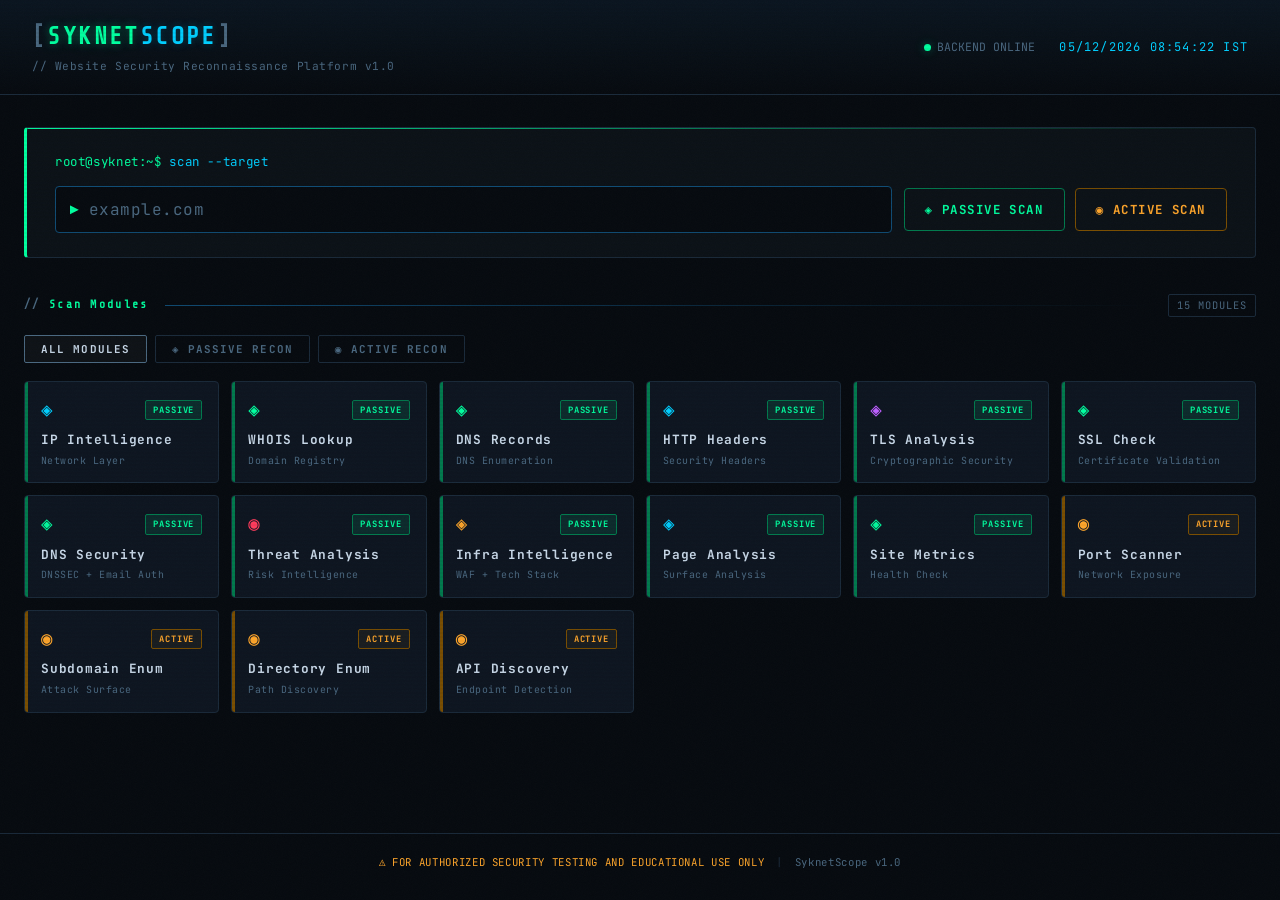
<file: frontend/index.html>
<!DOCTYPE html>
<html lang="en">
<head>
<meta charset="UTF-8">
<meta name="viewport" content="width=device-width, initial-scale=1.0">
<title>SyknetScope — Web Recon</title>
<link rel="preconnect" href="https://fonts.googleapis.com">
<link rel="preconnect" href="https://fonts.gstatic.com" crossorigin>
<link href="https://fonts.googleapis.com/css2?family=JetBrains+Mono:wght@300;400;500;700&family=Share+Tech+Mono&display=swap" rel="stylesheet">
<style>
/* ─────────────────────────────────────────────
   ROOT + RESET
───────────────────────────────────────────── */
:root {
  --bg:          #060a0f;
  --bg-surface:  #0b1117;
  --bg-card:     #0d1520;
  --border:      #1a2a3a;
  --border-glow: #0f4c75;
  --green:       #00ff9f;
  --green-dim:   #007a4d;
  --green-faint: #00ff9f18;
  --cyan:        #00cfff;
  --cyan-dim:    #006d88;
  --amber:       #ffa62b;
  --red:         #ff3b5c;
  --red-dim:     #4a0010;
  --purple:      #bd5fff;
  --text-primary:#c8d8e8;
  --text-dim:    #4a6880;
  --text-label:  #6a8aa8;
  --font:        'JetBrains Mono','Share Tech Mono',monospace;
  --radius:      4px;
  --glow-g:      0 0 8px #00ff9f55, 0 0 20px #00ff9f22;
  --glow-c:      0 0 8px #00cfff44, 0 0 20px #00cfff11;
}
*,*::before,*::after{box-sizing:border-box;margin:0;padding:0;}
html{scroll-behavior:smooth;}
body{font-family:var(--font);background:var(--bg);color:var(--text-primary);min-height:100vh;overflow-x:hidden;line-height:1.6;}

/* ─────────────────────────────────────────────
   CRT OVERLAY
───────────────────────────────────────────── */
.scanline{position:fixed;inset:0;pointer-events:none;z-index:9999;background:repeating-linear-gradient(0deg,transparent,transparent 2px,rgba(0,0,0,.04) 2px,rgba(0,0,0,.04) 4px);}
.noise{position:fixed;inset:0;pointer-events:none;z-index:9998;opacity:.025;background-image:url("data:image/svg+xml,%3Csvg viewBox='0 0 256 256' xmlns='http://www.w3.org/2000/svg'%3E%3Cfilter id='n'%3E%3CfeTurbulence type='fractalNoise' baseFrequency='0.9' numOctaves='4' stitchTiles='stitch'/%3E%3C/filter%3E%3Crect width='100%25' height='100%25' filter='url(%23n)'/%3E%3C/svg%3E");background-size:200px 200px;}

/* ─────────────────────────────────────────────
   HEADER
───────────────────────────────────────────── */
header{display:flex;justify-content:space-between;align-items:center;padding:18px 32px;border-bottom:1px solid var(--border);background:linear-gradient(180deg,#0a1520,var(--bg));position:sticky;top:0;z-index:100;backdrop-filter:blur(4px);}
.logo{font-family:'Share Tech Mono',monospace;font-size:1.5rem;font-weight:700;letter-spacing:.1em;}
.logo-bracket{color:var(--text-dim);}
.logo-text{color:var(--green);text-shadow:var(--glow-g);}
.logo-accent{color:var(--cyan);text-shadow:var(--glow-c);}
.tagline{font-size:.7rem;color:var(--text-dim);margin-top:2px;letter-spacing:.05em;}
.header-right{display:flex;align-items:center;gap:24px;font-size:.72rem;color:var(--text-dim);}
.status-dot{width:7px;height:7px;border-radius:50%;background:var(--green);box-shadow:var(--glow-g);animation:blink 2s ease-in-out infinite;display:inline-block;margin-right:6px;}
@keyframes blink{0%,100%{opacity:1}50%{opacity:.4}}
.clock{color:var(--cyan);letter-spacing:.1em;font-size:.75rem;}

/* ─────────────────────────────────────────────
   MAIN
───────────────────────────────────────────── */
main{max-width:1300px;margin:0 auto;padding:32px 24px;}

/* ─────────────────────────────────────────────
   SCAN PANEL
───────────────────────────────────────────── */
.scan-panel{background:var(--bg-surface);border:1px solid var(--border);border-left:3px solid var(--green);border-radius:var(--radius);padding:24px 28px;margin-bottom:36px;position:relative;overflow:hidden;}
.scan-panel::before{content:'';position:absolute;top:0;left:0;right:0;height:1px;background:linear-gradient(90deg,var(--green),transparent);}
.terminal-prompt{font-size:.78rem;margin-bottom:14px;letter-spacing:.05em;}
.prompt-prefix{color:var(--green);}
.prompt-cmd{color:var(--cyan);}
.input-row{display:flex;gap:12px;flex-wrap:wrap;align-items:center;}
.input-wrapper{flex:1;min-width:260px;display:flex;align-items:center;background:var(--bg);border:1px solid var(--border-glow);border-radius:var(--radius);padding:0 14px;gap:10px;transition:border-color .2s,box-shadow .2s;}
.input-wrapper:focus-within{border-color:var(--green);box-shadow:0 0 0 2px var(--green-faint),var(--glow-g);}
.input-prefix{color:var(--green);font-size:.9rem;}
input[type=text]{flex:1;background:transparent;border:none;outline:none;color:var(--green);font-family:var(--font);font-size:1rem;padding:12px 0;caret-color:var(--green);letter-spacing:.03em;}
input::placeholder{color:var(--text-dim);}
.btn-group{display:flex;gap:10px;flex-wrap:wrap;}
.btn{font-family:var(--font);font-size:.78rem;font-weight:700;letter-spacing:.12em;padding:12px 20px;border:1px solid;border-radius:var(--radius);cursor:pointer;display:flex;align-items:center;gap:8px;transition:all .15s;background:transparent;}
.btn-passive{color:var(--green);border-color:var(--green-dim);}
.btn-passive:hover{background:var(--green-faint);border-color:var(--green);box-shadow:var(--glow-g);}
.btn-active{color:var(--amber);border-color:#7a4e00;}
.btn-active:hover{background:#ffa62b18;border-color:var(--amber);box-shadow:0 0 8px #ffa62b44;}

/* ─────────────────────────────────────────────
   MODULE SECTION HEADER
───────────────────────────────────────────── */
.modules-section{margin-bottom:40px;}
.modules-header{display:flex;align-items:center;gap:16px;margin-bottom:18px;}
.modules-title{font-family:'Share Tech Mono',monospace;font-size:.72rem;font-weight:700;letter-spacing:.2em;color:var(--text-dim);white-space:nowrap;}
.modules-title span{color:var(--green);}
.modules-divider{flex:1;height:1px;background:linear-gradient(90deg,var(--border-glow),transparent);}
.modules-count{font-size:.65rem;color:var(--text-dim);letter-spacing:.1em;border:1px solid var(--border);padding:2px 8px;border-radius:2px;white-space:nowrap;}

/* ─────────────────────────────────────────────
   FILTER TABS
───────────────────────────────────────────── */
.module-tabs{display:flex;gap:8px;margin-bottom:18px;flex-wrap:wrap;}
.module-tab{font-family:var(--font);font-size:.68rem;font-weight:700;letter-spacing:.1em;padding:6px 16px;border:1px solid var(--border);border-radius:2px;background:transparent;color:var(--text-dim);cursor:pointer;transition:all .15s;}
.module-tab:hover{border-color:var(--border-glow);color:var(--text-primary);}
.tab-all{color:var(--text-primary);border-color:var(--text-dim);background:#ffffff08;}
.tab-passive{color:var(--green);border-color:var(--green-dim);background:var(--green-faint);}
.tab-active-r{color:var(--amber);border-color:#7a4e00;background:#ffa62b0d;}

/* ─────────────────────────────────────────────
   MODULE GRID
───────────────────────────────────────────── */
.modules-grid{display:grid;grid-template-columns:repeat(auto-fill,minmax(195px,1fr));gap:12px;}

/* ─────────────────────────────────────────────
   MODULE CARD
───────────────────────────────────────────── */
.module-card{background:var(--bg-card);border:1px solid var(--border);border-radius:var(--radius);padding:18px 16px 14px;cursor:pointer;position:relative;overflow:hidden;transition:border-color .2s,transform .2s,box-shadow .2s;animation:cardIn .4s ease both;}
@keyframes cardIn{from{opacity:0;transform:translateY(14px) scale(.97)}to{opacity:1;transform:translateY(0) scale(1)}}

/* left accent bar */
.module-card::before{content:'';position:absolute;top:0;left:0;width:3px;height:100%;}
.mc-passive::before{background:var(--green-dim);}
.mc-active::before{background:#7a4e00;}

/* top glow line on hover */
.module-card::after{content:'';position:absolute;top:0;left:0;right:0;height:1px;background:transparent;transition:background .2s;}
.mc-passive:hover::after{background:linear-gradient(90deg,var(--green),transparent);}
.mc-active:hover::after{background:linear-gradient(90deg,var(--amber),transparent);}

/* scanline sweep */
.mc-sweep{position:absolute;inset:0;pointer-events:none;background:linear-gradient(180deg,transparent 0%,rgba(0,255,159,.04) 50%,transparent 100%);transform:translateY(-100%);}
.mc-active .mc-sweep{background:linear-gradient(180deg,transparent 0%,rgba(255,166,43,.04) 50%,transparent 100%);}
.module-card:hover .mc-sweep{animation:sweep .55s ease forwards;}
@keyframes sweep{from{transform:translateY(-100%)}to{transform:translateY(100%)}}

.mc-passive:hover{transform:translateY(-3px);border-color:var(--green-dim);box-shadow:0 8px 28px rgba(0,255,159,.1);}
.mc-active:hover{transform:translateY(-3px);border-color:#7a4e00;box-shadow:0 8px 28px rgba(255,166,43,.1);}

.mc-top{display:flex;justify-content:space-between;align-items:flex-start;margin-bottom:12px;}
.mc-icon{font-size:1.2rem;line-height:1;}
.mc-badge{font-size:.55rem;font-weight:700;letter-spacing:.1em;padding:2px 7px;border-radius:2px;border:1px solid;text-transform:uppercase;}
.mcb-passive{color:var(--green);border-color:var(--green-dim);background:var(--green-faint);}
.mcb-active{color:var(--amber);border-color:#7a4e00;background:#ffa62b0d;}

.mc-title{font-size:.8rem;font-weight:700;letter-spacing:.06em;color:var(--text-primary);margin-bottom:4px;line-height:1.3;}
.mc-label{font-size:.62rem;color:var(--text-dim);letter-spacing:.05em;}

/* ─────────────────────────────────────────────
   MODAL
───────────────────────────────────────────── */
.modal-overlay{position:fixed;inset:0;background:rgba(6,10,15,.9);backdrop-filter:blur(7px);z-index:700;display:flex;align-items:center;justify-content:center;padding:20px;animation:overlayIn .18s ease both;}
@keyframes overlayIn{from{opacity:0}to{opacity:1}}
.modal-box{background:var(--bg-card);border:1px solid var(--border-glow);border-radius:var(--radius);padding:28px;max-width:540px;width:100%;position:relative;overflow:hidden;animation:modalIn .25s cubic-bezier(.34,1.56,.64,1) both;}
@keyframes modalIn{from{opacity:0;transform:scale(.9) translateY(20px)}to{opacity:1;transform:scale(1) translateY(0)}}

/* top accent */
.modal-box::before{content:'';position:absolute;top:0;left:0;right:0;height:2px;}
.modal-passive::before{background:linear-gradient(90deg,var(--green),transparent);}
.modal-active::before{background:linear-gradient(90deg,var(--amber),transparent);}

/* corner brackets */
.mc-br{position:absolute;width:10px;height:10px;border-color:var(--border-glow);border-style:solid;border-width:0;}
.mc-br.tl{top:8px;left:8px;border-top-width:1px;border-left-width:1px;}
.mc-br.tr{top:8px;right:8px;border-top-width:1px;border-right-width:1px;}
.mc-br.bl{bottom:8px;left:8px;border-bottom-width:1px;border-left-width:1px;}
.mc-br.br{bottom:8px;right:8px;border-bottom-width:1px;border-right-width:1px;}

.modal-close{position:absolute;top:13px;right:13px;background:transparent;border:1px solid var(--border);color:var(--text-dim);font-family:var(--font);font-size:.7rem;padding:3px 9px;border-radius:2px;cursor:pointer;transition:all .15s;letter-spacing:.04em;}
.modal-close:hover{border-color:var(--red);color:var(--red);}

.modal-head{display:flex;align-items:center;gap:14px;margin-bottom:16px;}
.modal-icon-big{font-size:1.9rem;line-height:1;}
.modal-head-text{display:flex;flex-direction:column;gap:5px;}
.modal-title{font-family:'Share Tech Mono',monospace;font-size:1rem;font-weight:700;letter-spacing:.08em;color:var(--text-primary);}
.modal-badge-pill{display:inline-flex;align-items:center;gap:5px;font-size:.6rem;font-weight:700;letter-spacing:.1em;padding:2px 9px;border-radius:2px;border:1px solid;width:fit-content;}
.mbp-passive{color:var(--green);border-color:var(--green-dim);background:var(--green-faint);}
.mbp-active{color:var(--amber);border-color:#7a4e00;background:#ffa62b0d;}

.modal-div{height:1px;background:var(--border);margin:0 0 15px;}

.mlabel{font-size:.6rem;color:var(--text-dim);letter-spacing:.16em;text-transform:uppercase;margin-bottom:7px;}
.modal-desc{font-size:.81rem;color:var(--text-primary);line-height:1.8;margin-bottom:15px;}

.modal-tags{display:flex;flex-wrap:wrap;gap:6px;margin-bottom:16px;}
.m-tag{font-size:.6rem;padding:3px 9px;border-radius:2px;border:1px solid var(--border);color:var(--text-dim);letter-spacing:.05em;background:#ffffff04;}

.modal-out{background:#040810;border:1px solid var(--border);border-radius:var(--radius);padding:11px 14px;font-size:.72rem;color:var(--green);line-height:1.75;font-family:var(--font);white-space:pre;}
.modal-out.amber{color:var(--amber);}

/* ─────────────────────────────────────────────
   RESULTS / CARDS GRID (scan output)
───────────────────────────────────────────── */
.hidden{display:none!important;}
.target-banner{display:flex;align-items:center;flex-wrap:wrap;gap:10px;background:#0a1a28;border:1px solid var(--border-glow);border-radius:var(--radius);padding:10px 20px;margin-bottom:16px;font-size:.78rem;letter-spacing:.07em;}
.tb-label{color:var(--text-dim);}
.tb-domain{color:var(--cyan);font-weight:700;font-size:.88rem;text-shadow:var(--glow-c);}
.tb-type{color:var(--amber);}
.tb-time{color:var(--text-dim);}
.tb-sep{color:var(--border);margin:0 4px;}

.export-panel{display:flex;align-items:center;gap:16px;background:#080f18;border:1px solid var(--border-glow);border-left:3px solid var(--cyan);border-radius:var(--radius);padding:14px 20px;margin-bottom:20px;flex-wrap:wrap;}
.export-label{display:flex;align-items:center;gap:8px;font-size:.72rem;font-weight:700;letter-spacing:.12em;color:var(--text-dim);white-space:nowrap;}
.export-btns{display:flex;gap:10px;flex-wrap:wrap;}
.btn-export{font-family:var(--font);font-size:.7rem;font-weight:700;letter-spacing:.1em;padding:7px 14px;border:1px solid;border-radius:var(--radius);cursor:pointer;background:transparent;display:flex;align-items:center;gap:7px;transition:all .15s;}
.export-hint{font-size:.56rem;opacity:.55;letter-spacing:.03em;}
.bex-pdf{color:#ff6b6b;border-color:#5a1a1a;}
.bex-pdf:hover{background:#ff6b6b18;border-color:#ff6b6b;}
.bex-json{color:var(--amber);border-color:#7a4e00;}
.bex-json:hover{background:#ffa62b18;border-color:var(--amber);}
.bex-csv{color:var(--green);border-color:var(--green-dim);}
.bex-csv:hover{background:var(--green-faint);border-color:var(--green);}
.bex-txt{color:var(--cyan);border-color:var(--cyan-dim);}
.bex-txt:hover{background:#00cfff12;border-color:var(--cyan);}

.risk-banner{display:flex;align-items:center;gap:12px;padding:12px 20px;border-radius:var(--radius);margin-bottom:20px;border-left:3px solid;font-size:.82rem;flex-wrap:wrap;}
.risk-low{background:#001a0e;border-color:var(--green);}
.risk-medium{background:#1a1000;border-color:var(--amber);}
.risk-high{background:var(--red-dim);border-color:var(--red);}
.risk-level{font-weight:700;font-size:.9rem;letter-spacing:.1em;}
.risk-sep{color:var(--text-dim);}

.cards-grid{display:grid;grid-template-columns:repeat(2,1fr);gap:16px;}
@media(max-width:900px){.cards-grid{grid-template-columns:1fr;}}
.card{background:var(--bg-card);border:1px solid var(--border);border-radius:var(--radius);overflow:hidden;transition:border-color .2s;animation:cardIn .3s ease both;}
.card:hover{border-color:var(--border-glow);}
.card.wide{grid-column:1/-1;}
.card-header{display:flex;align-items:center;gap:10px;padding:10px 16px;background:#0a1520;border-bottom:1px solid var(--border);font-size:.72rem;font-weight:700;letter-spacing:.12em;color:var(--text-dim);}
.card-icon{color:var(--green);font-size:.85rem;}
.card-status{margin-left:auto;font-size:.63rem;padding:2px 8px;border-radius:2px;border:1px solid;}
.cs-ok{color:var(--green);border-color:var(--green-dim);background:var(--green-faint);}
.cs-warn{color:var(--amber);border-color:#7a4e00;background:#ffa62b12;}
.cs-err{color:var(--red);border-color:var(--red-dim);background:#ff3b5c12;}
.cs-loading{color:var(--cyan);border-color:var(--cyan-dim);background:#00cfff12;}
.card-body{padding:14px 16px;font-size:.78rem;}

.kv-row{display:flex;align-items:flex-start;gap:12px;padding:5px 0;border-bottom:1px solid #0d1a25;}
.kv-row:last-child{border-bottom:none;}
.kv-key{color:var(--text-label);min-width:140px;flex-shrink:0;font-size:.72rem;letter-spacing:.05em;padding-top:1px;}
.kv-val{color:var(--text-primary);word-break:break-all;flex:1;}
.v-green{color:var(--green)!important;}
.v-red{color:var(--red)!important;}
.v-amber{color:var(--amber)!important;}
.v-cyan{color:var(--cyan)!important;}
.v-dim{color:var(--text-dim);font-style:italic;}

.tag{display:inline-block;padding:2px 8px;border-radius:2px;font-size:.67rem;letter-spacing:.07em;margin:2px 3px 2px 0;border:1px solid;}
.tg-cyan{color:var(--cyan);border-color:var(--cyan-dim);background:#00cfff0d;}
.tg-green{color:var(--green);border-color:var(--green-dim);background:var(--green-faint);}
.tg-amber{color:var(--amber);border-color:#7a4e00;background:#ffa62b0d;}

.sec-row{display:flex;justify-content:space-between;align-items:center;padding:5px 0;border-bottom:1px solid #0d1a25;font-size:.73rem;}
.sec-row:last-child{border-bottom:none;}
.sec-name{color:var(--text-label);font-size:.69rem;}

.port-wrap{overflow-x:auto;margin-top:8px;}
table{width:100%;border-collapse:collapse;font-size:.74rem;}
thead tr{border-bottom:1px solid var(--border-glow);}
th{padding:8px 12px;text-align:left;color:var(--text-dim);font-weight:700;letter-spacing:.1em;font-size:.67rem;}
td{padding:6px 12px;border-bottom:1px solid var(--border);}
tr:hover td{background:#0a1520;}
.td-port{color:var(--cyan);font-weight:600;}
.td-svc{color:var(--green);}
.td-proto{color:var(--text-dim);font-size:.69rem;}

.item-list{display:flex;flex-direction:column;gap:6px;margin-top:6px;}
.item-entry{display:flex;justify-content:space-between;align-items:center;padding:6px 10px;background:#081218;border:1px solid var(--border);border-radius:2px;border-left:2px solid var(--green-dim);font-size:.74rem;}
.item-entry:hover{border-left-color:var(--green);}
.item-url{color:var(--cyan);word-break:break-all;}
.item-meta{color:var(--text-dim);font-size:.67rem;margin-left:12px;white-space:nowrap;}
.s200{color:var(--green);}
.s301,.s302{color:var(--cyan);}
.s401,.s403{color:var(--amber);}

.sum-count{font-size:.74rem;color:var(--text-dim);margin-bottom:10px;padding-bottom:8px;border-bottom:1px solid var(--border);}
.sum-count .cnt{color:var(--green);font-weight:700;font-size:.84rem;}

.toggle-hdr{cursor:pointer;user-select:none;}
.toggle-hdr:hover{background:#0f1e2e;}
.toggle-arrow{margin-left:auto;color:var(--text-dim);transition:transform .2s;}
.toggle-arrow.open{transform:rotate(90deg);}

pre{background:#040810;border:1px solid var(--border);border-radius:var(--radius);padding:14px;overflow:auto;max-height:450px;font-size:.71rem;color:#6a8aa8;line-height:1.7;white-space:pre-wrap;word-break:break-all;}

.loading-overlay{position:fixed;inset:0;background:rgba(6,10,15,.92);backdrop-filter:blur(4px);z-index:500;display:flex;align-items:center;justify-content:center;}
.loading-box{background:var(--bg-card);border:1px solid var(--border-glow);border-radius:var(--radius);padding:40px 48px;text-align:center;min-width:360px;box-shadow:0 0 60px #00ff9f18;}
.loading-spinner{position:relative;width:64px;height:64px;margin:0 auto 20px;}
.spinner-ring{position:absolute;inset:0;border:2px solid var(--border);border-top-color:var(--green);border-radius:50%;animation:spin 1s linear infinite;}
@keyframes spin{to{transform:rotate(360deg)}}
.spinner-icon{position:absolute;inset:0;display:flex;align-items:center;justify-content:center;color:var(--green);font-size:1.4rem;text-shadow:var(--glow-g);animation:blink 1.2s ease-in-out infinite;}
.loading-text{color:var(--cyan);font-size:.82rem;letter-spacing:.08em;margin-bottom:16px;}
.loading-bar{height:3px;background:var(--border);border-radius:2px;overflow:hidden;margin-bottom:16px;}
.loading-fill{height:100%;background:linear-gradient(90deg,var(--green),var(--cyan));border-radius:2px;transition:width .4s ease;box-shadow:var(--glow-g);}
.loading-log{font-size:.67rem;color:var(--text-dim);text-align:left;max-height:80px;overflow:hidden;display:flex;flex-direction:column;gap:3px;}
.log-ln{animation:fadeUp .2s ease;}
@keyframes fadeUp{from{opacity:0;transform:translateY(4px)}to{opacity:1;transform:translateY(0)}}

footer{text-align:center;padding:20px;font-size:.67rem;color:var(--text-dim);border-top:1px solid var(--border);margin-top:48px;letter-spacing:.06em;display:flex;align-items:center;justify-content:center;gap:12px;flex-wrap:wrap;}
.fw{color:var(--amber);}
.fs{color:var(--border);}

.error-msg{color:var(--red);font-size:.77rem;padding:8px;border:1px solid var(--red-dim);border-radius:var(--radius);background:#ff3b5c0a;}
.no-data{color:var(--text-dim);font-style:italic;font-size:.74rem;}

@media(max-width:640px){
  header{padding:14px 16px;}
  main{padding:20px 12px;}
  .input-row{flex-direction:column;}
  .input-wrapper,.btn-group{width:100%;}
  .btn{flex:1;justify-content:center;}
  .loading-box{min-width:unset;padding:28px 20px;}
  .modules-grid{grid-template-columns:repeat(2,1fr);}
  .export-panel{flex-direction:column;align-items:flex-start;}
}
</style>
</head>
<body>

<div class="scanline"></div>
<div class="noise"></div>

<!-- ══ HEADER ══ -->
<header>
  <div>
    <div class="logo">
      <span class="logo-bracket">[</span><span class="logo-text">SYKNET</span><span class="logo-accent">SCOPE</span><span class="logo-bracket">]</span>
    </div>
    <div class="tagline">// Website Security Reconnaissance Platform v1.0</div>
  </div>
  <div class="header-right">
    <div><span class="status-dot"></span>BACKEND ONLINE</div>
    <div class="clock" id="clock"></div>
  </div>
</header>

<main>

  <!-- ══ SCAN INPUT ══ -->
  <section class="scan-panel">
    <div class="terminal-prompt">
      <span class="prompt-prefix">root@syknet:~$</span>
      <span class="prompt-cmd"> scan --target</span>
    </div>
    <div class="input-row">
      <div class="input-wrapper">
        <span class="input-prefix">▶</span>
        <input type="text" id="domain" placeholder="example.com" autocomplete="off" spellcheck="false">
      </div>
      <div class="btn-group">
        <button class="btn btn-passive" onclick="runPassiveScan()"><span>◈</span>PASSIVE SCAN</button>
        <button class="btn btn-active"  onclick="runActiveScan()"><span>◉</span>ACTIVE SCAN</button>
      </div>
    </div>
  </section>

  <!-- ══ MODULE CARDS ══ -->
  <section class="modules-section">
    <div class="modules-header">
      <div class="modules-title">// <span>Scan Modules</span></div>
      <div class="modules-divider"></div>
      <div class="modules-count" id="modCount">15 MODULES</div>
    </div>
    <div class="module-tabs">
      <button class="module-tab tab-all"      onclick="filterMods('all',this)">ALL MODULES</button>
      <button class="module-tab"              onclick="filterMods('passive',this)">◈ PASSIVE RECON</button>
      <button class="module-tab"              onclick="filterMods('active',this)">◉ ACTIVE RECON</button>
    </div>
    <div class="modules-grid" id="modGrid"></div>
  </section>

  <!-- ══ RESULTS ══ -->
  <div id="resultsWrap" class="hidden">

    <div class="target-banner">
      <span class="tb-label">TARGET:</span><span class="tb-domain" id="tbDomain"></span>
      <span class="tb-sep">|</span>
      <span class="tb-label">SCAN:</span><span class="tb-type" id="tbType"></span>
      <span class="tb-sep">|</span>
      <span class="tb-label">STARTED:</span><span class="tb-time" id="tbTime"></span>
    </div>

    <div id="exportPanel" class="export-panel hidden">
      <div class="export-label">⬇ EXPORT REPORT</div>
      <div class="export-btns">
        <button class="btn-export bex-pdf"  onclick="exportPDF()">▣ PDF <span class="export-hint">Print-ready</span></button>
        <button class="btn-export bex-json" onclick="exportJSON()">{ } JSON <span class="export-hint">Raw data</span></button>
        <button class="btn-export bex-csv"  onclick="exportCSV()">⊞ CSV <span class="export-hint">Spreadsheet</span></button>
        <button class="btn-export bex-txt"  onclick="exportTXT()">≡ TXT <span class="export-hint">Plain text</span></button>
      </div>
    </div>

    <!-- PASSIVE -->
    <div id="passiveSection" class="hidden">
      <div id="riskBanner" class="risk-banner hidden">
        <span>⚠</span><span id="riskLevel" class="risk-level"></span>
        <span class="risk-sep">—</span><span id="riskFindings"></span>
      </div>
      <div class="cards-grid">
        <div class="card"><div class="card-header"><span class="card-icon">◈</span>IP INTELLIGENCE<span class="card-status" id="s-ip"></span></div><div class="card-body" id="b-ip"></div></div>
        <div class="card"><div class="card-header"><span class="card-icon">◈</span>WHOIS LOOKUP<span class="card-status" id="s-whois"></span></div><div class="card-body" id="b-whois"></div></div>
        <div class="card"><div class="card-header"><span class="card-icon">◈</span>DNS RECORDS<span class="card-status" id="s-dns"></span></div><div class="card-body" id="b-dns"></div></div>
        <div class="card"><div class="card-header"><span class="card-icon">◈</span>TLS / SSL<span class="card-status" id="s-tls"></span></div><div class="card-body" id="b-tls"></div></div>
        <div class="card"><div class="card-header"><span class="card-icon">◈</span>HTTP HEADERS<span class="card-status" id="s-headers"></span></div><div class="card-body" id="b-headers"></div></div>
        <div class="card"><div class="card-header"><span class="card-icon">◈</span>EMAIL SECURITY<span class="card-status" id="s-email"></span></div><div class="card-body" id="b-email"></div></div>
        <div class="card"><div class="card-header"><span class="card-icon">◈</span>TECH STACK<span class="card-status" id="s-tech"></span></div><div class="card-body" id="b-tech"></div></div>
        <div class="card"><div class="card-header"><span class="card-icon">◈</span>FIREWALL / WAF<span class="card-status" id="s-fw"></span></div><div class="card-body" id="b-fw"></div></div>
        <div class="card wide"><div class="card-header"><span class="card-icon">◉</span>THREAT INTELLIGENCE<span class="card-status" id="s-threat"></span></div><div class="card-body" id="b-threat"></div></div>
        <div class="card wide"><div class="card-header"><span class="card-icon">◈</span>PAGE ANALYSIS<span class="card-status" id="s-page"></span></div><div class="card-body" id="b-page"></div></div>
        <div class="card wide"><div class="card-header toggle-hdr" onclick="tog('b-raw','ra')"><span class="card-icon">≡</span>RAW JSON<span class="toggle-arrow" id="ra">▶</span></div><div class="card-body hidden" id="b-raw"><pre id="rawJ"></pre></div></div>
      </div>
    </div>

    <!-- ACTIVE -->
    <div id="activeSection" class="hidden">
      <div class="cards-grid">
        <div class="card wide"><div class="card-header"><span class="card-icon">◉</span>PORT SCAN<span class="card-status" id="s-ports"></span></div><div class="card-body" id="b-ports"></div></div>
        <div class="card"><div class="card-header"><span class="card-icon">◈</span>SUBDOMAINS<span class="card-status" id="s-subs"></span></div><div class="card-body" id="b-subs"></div></div>
        <div class="card"><div class="card-header"><span class="card-icon">◈</span>DIRECTORIES<span class="card-status" id="s-dirs"></span></div><div class="card-body" id="b-dirs"></div></div>
        <div class="card wide"><div class="card-header"><span class="card-icon">◈</span>API DISCOVERY<span class="card-status" id="s-api"></span></div><div class="card-body" id="b-api"></div></div>
        <div class="card wide"><div class="card-header toggle-hdr" onclick="tog('b-raw2','ra2')"><span class="card-icon">≡</span>RAW JSON<span class="toggle-arrow" id="ra2">▶</span></div><div class="card-body hidden" id="b-raw2"><pre id="rawJ2"></pre></div></div>
      </div>
    </div>
  </div>

  <!-- ══ LOADING ══ -->
  <div id="loadingOverlay" class="loading-overlay hidden">
    <div class="loading-box">
      <div class="loading-spinner">
        <div class="spinner-ring"></div>
        <span class="spinner-icon">◈</span>
      </div>
      <div class="loading-text" id="loadTxt">Initializing...</div>
      <div class="loading-bar"><div class="loading-fill" id="loadFill"></div></div>
      <div class="loading-log" id="loadLog"></div>
    </div>
  </div>

</main>

<!-- ══ MODAL CONTAINER ══ -->
<div id="modalWrap"></div>

<footer>
  <span class="fw">⚠ FOR AUTHORIZED SECURITY TESTING AND EDUCATIONAL USE ONLY</span>
  <span class="fs">|</span>
  <span>SyknetScope v1.0</span>
</footer>

<script>
const API = "https://skynetscope.onrender.com";

/* ── IST Clock ── */
const getIST = () => new Date().toLocaleString("en-IN",{timeZone:"Asia/Kolkata",year:"numeric",month:"2-digit",day:"2-digit",hour:"2-digit",minute:"2-digit",second:"2-digit",hour12:false}).replace(","," ")+" IST";
setInterval(()=>{const e=document.getElementById("clock");if(e)e.textContent=getIST();},1000);
document.getElementById("clock").textContent=getIST();

/* ── Globals ── */
let lastData=null, lastType=null, lastDomain=null;

/* ── Utils ── */
const $=id=>document.getElementById(id);
const esc=s=>{if(typeof s!=="string")s=String(s??"");return s.replace(/&/g,"&amp;").replace(/</g,"&lt;").replace(/>/g,"&gt;").replace(/"/g,"&quot;");};
const fmtBytes=b=>b<1024?b+" B":b<1048576?(b/1024).toFixed(1)+" KB":(b/1048576).toFixed(1)+" MB";
const getDomain=()=>$("domain").value.trim().replace(/^https?:\/\//,"").split("/")[0];

function kv(k,v,vc=""){
  if(v===null||v===undefined||v==="")v='<span class="no-data">—</span>';
  return`<div class="kv-row"><span class="kv-key">${k}</span><span class="kv-val ${vc}">${v}</span></div>`;
}
function yn(val,goodTrue=true){
  if(val===true) return goodTrue?'<span class="v-green">✓ YES</span>':'<span class="v-amber">⚠ YES</span>';
  if(val===false)return goodTrue?'<span class="v-red">✗ NO</span>':'<span class="v-green">✓ NO</span>';
  return`<span>${esc(String(val??"—"))}</span>`;
}
function setCS(id,txt,cls){const e=$(id);if(!e)return;e.textContent=txt;e.className="card-status "+cls;}
function errHTML(m){return`<div class="error-msg">⚠ ${esc(m)}</div>`;}
function tog(bodyId,arrowId){$(bodyId).classList.toggle("hidden");$(arrowId).classList.toggle("open");}

/* ── Loading ── */
const P_STEPS=["Resolving IP address...","Querying WHOIS...","Fetching DNS records...","Analyzing HTTP headers...","Checking TLS certificate...","Detecting WAF / Firewall...","Scanning tech stack...","Running threat intelligence...","Finalizing results..."];
const A_STEPS=["Scanning ports 1–1024...","Enumerating subdomains...","Brute-forcing directories...","Detecting API endpoints...","Compiling results..."];
let loadTmr=null;
function showLoading(steps){
  $("loadingOverlay").classList.remove("hidden");
  $("loadFill").style.width="0%";
  $("loadLog").innerHTML="";
  let i=0;
  function step(){
    if(i<steps.length){
      $("loadFill").style.width=Math.round((i+1)/steps.length*90)+"%";
      $("loadTxt").textContent=steps[i];
      const ln=document.createElement("div");
      ln.className="log-ln";ln.textContent="› "+steps[i];
      $("loadLog").appendChild(ln);$("loadLog").scrollTop=9999;
      i++;loadTmr=setTimeout(step,800+Math.random()*600);
    }
  }
  step();
}
function hideLoading(){
  clearTimeout(loadTmr);
  $("loadFill").style.width="100%";
  setTimeout(()=>$("loadingOverlay").classList.add("hidden"),300);
}

/* ── Banner ── */
function showBanner(domain,type){
  $("resultsWrap").classList.remove("hidden");
  $("tbDomain").textContent=domain;
  $("tbType").textContent=type;
  $("tbTime").textContent=getIST();
}

/* ─────────────────────────
   PASSIVE SCAN
───────────────────────── */
async function runPassiveScan(){
  const domain=getDomain();
  if(!domain){alert("Enter a domain first");return;}
  lastDomain=domain;lastType="passive";lastData=null;
  $("exportPanel").classList.add("hidden");
  $("passiveSection").classList.remove("hidden");
  $("activeSection").classList.add("hidden");
  showBanner(domain,"PASSIVE RECON");
  showLoading(P_STEPS);
  ["ip","whois","dns","tls","headers","email","tech","fw","threat","page"].forEach(id=>setCS("s-"+id,"SCANNING...","cs-loading"));
  try{
    const res=await fetch(`${API}/scan?domain=${encodeURIComponent(domain)}`);
    const data=await res.json();
    hideLoading();lastData=data;
    renderPassive(data);
    $("exportPanel").classList.remove("hidden");
  }catch(e){
    hideLoading();
    $("b-ip").innerHTML=errHTML("Cannot reach backend. Is uvicorn running on port 8000?");
  }
}

function renderPassive(d){
  renderIP(d.ip_info);
  renderWhois(d.whois);
  renderDNS(d.dns_records);
  renderTLS(d.ssl_chain,d.tls_cipher_suites,d.tls_security_config,d.tls_handshake);
  renderHeaders(d.http_info);
  renderEmail(d.email_configuration,d.dns_security);
  renderTech(d.tech_stack);
  renderFirewall(d.firewall_detection);
  renderThreat(d.threat_analysis);
  renderPage(d.page_analysis);
  $("rawJ").textContent=JSON.stringify(d,null,2);
}

function renderIP(d){
  if(!d)return;
  if(d.error){$("b-ip").innerHTML=errHTML(d.error);setCS("s-ip","ERROR","cs-err");return;}
  $("b-ip").innerHTML=[
    kv("IP Address",`<span class="v-cyan">${esc(d.ip||"—")}</span>`),
    kv("City",esc(d.city||"—")),kv("Region",esc(d.region||"—")),
    kv("Country",esc(d.country||"—")),kv("ASN / Org",esc(d.org||"—")),
    kv("Coordinates",esc(d.location||"—"))
  ].join("");
  setCS("s-ip","OK","cs-ok");
}

function renderWhois(d){
  if(!d)return;
  if(d.error){$("b-whois").innerHTML=errHTML(d.error);setCS("s-whois","ERROR","cs-err");return;}
  const dn=Array.isArray(d.domain_name)?d.domain_name[0]:(d.domain_name||"—");
  const ns=Array.isArray(d.name_servers)?d.name_servers.join(", "):(d.name_servers||"—");
  $("b-whois").innerHTML=[
    kv("Domain",esc(dn)),kv("Registrar",esc(d.registrar||"—")),
    kv("Created",esc(d.creation_date||"—")),kv("Expires",esc(d.expiration_date||"—")),
    kv("Updated",esc(d.updated_date||"—")),
    kv("Name Servers",`<span style="font-size:.7rem">${esc(ns)}</span>`)
  ].join("");
  setCS("s-whois","OK","cs-ok");
}

function renderDNS(d){
  if(!d)return;
  let h="";
  ["A","AAAA","MX","NS","CNAME","TXT"].forEach(t=>{
    const r=d[t];
    h+=kv(t,r&&r.length?r.map(x=>`<span class="tag tg-cyan">${esc(x)}</span>`).join(" "):'<span class="no-data">—</span>');
  });
  $("b-dns").innerHTML=h;setCS("s-dns","OK","cs-ok");
}

function renderTLS(chain,ciphers,cfg,hs){
  let h="";
  if(chain&&!chain.error){
    h+=kv("Subject",esc(chain.subject?.commonName||"—"));
    h+=kv("Issuer",esc(chain.issuer?.organizationName||"—"));
    h+=kv("Valid From",esc(chain.valid_from||"—"));
    h+=kv("Valid To",esc(chain.valid_to||"—"));
    h+=kv("Status",chain.expired?'<span class="v-red">✗ EXPIRED</span>':'<span class="v-green">✓ Valid</span>');
  }else if(chain?.error)h+=errHTML(chain.error);
  if(ciphers&&!ciphers.error){
    h+=kv("Cipher",`<span style="font-size:.7rem">${esc(ciphers.cipher_suite||"—")}</span>`);
    h+=kv("Protocol",esc(ciphers.protocol||"—"));
    h+=kv("Key Size",ciphers.key_size?ciphers.key_size+" bits":"—");
  }
  if(cfg){
    const wp=cfg.weak_protocols_supported;
    h+=kv("Weak Protocols",(wp&&wp.length)?`<span class="v-red">✗ ${esc(wp.join(", "))}</span>`:'<span class="v-green">✓ Secure</span>');
  }
  if(hs)h+=kv("Handshake",hs.handshake_successful?`<span class="v-green">✓ ${esc(hs.protocol)}</span>`:'<span class="v-red">✗ Failed</span>');
  $("b-tls").innerHTML=h||'<span class="no-data">No TLS data</span>';
  setCS("s-tls",chain?.expired?"EXPIRED":"OK",chain?.expired?"cs-err":"cs-ok");
}

function renderHeaders(d){
  if(!d)return;
  if(d.error){$("b-headers").innerHTML=errHTML(d.error);setCS("s-headers","ERROR","cs-err");return;}
  const sec=d.security_headers||{};
  const EXP=["Content-Security-Policy","X-Frame-Options","X-Content-Type-Options","Referrer-Policy","Strict-Transport-Security"];
  let h=kv("Status Code",String(d.status_code||"—"))+kv("Server",esc(d.server||"Hidden"));
  h+=`<div style="margin-top:9px;font-size:.66rem;color:var(--text-dim);letter-spacing:.1em;margin-bottom:5px">SECURITY HEADERS</div>`;
  EXP.forEach(x=>{
    h+=`<div class="sec-row"><span class="sec-name">${x}</span>${sec[x]?'<span class="v-green">✓ SET</span>':'<span class="v-red">✗ MISSING</span>'}</div>`;
  });
  const miss=EXP.filter(x=>!sec[x]).length;
  $("b-headers").innerHTML=h;
  setCS("s-headers",miss+" MISSING",miss>0?"cs-warn":"cs-ok");
}

function renderEmail(em,dns){
  let h="";
  if(dns)h+=kv("DNSSEC",dns.dnssec_enabled?'<span class="v-green">✓ Enabled</span>':'<span class="v-red">✗ Disabled</span>');
  if(em){
    h+=kv("SPF",em.spf?`<span class="v-green" style="font-size:.7rem">${esc(em.spf)}</span>`:'<span class="v-red">✗ Not configured</span>');
    h+=kv("DMARC",em.dmarc?`<span class="v-green" style="font-size:.7rem">${esc(em.dmarc)}</span>`:'<span class="v-red">✗ Not configured</span>');
    h+=kv("DKIM",esc(em.dkim||"—"));
  }
  const issues=(!em?.spf?1:0)+(!em?.dmarc?1:0);
  $("b-email").innerHTML=h||'<span class="no-data">No data</span>';
  setCS("s-email",issues>0?issues+" ISSUES":"OK",issues>0?"cs-warn":"cs-ok");
}

function renderTech(d){
  if(!d||d.error){$("b-tech").innerHTML=d?.error?errHTML(d.error):'<span class="no-data">No tech detected</span>';setCS("s-tech","N/A","cs-warn");return;}
  const e=Object.entries(d);
  $("b-tech").innerHTML=e.length?e.map(([c,t])=>kv(esc(c),(Array.isArray(t)?t:[t]).map(x=>`<span class="tag tg-cyan">${esc(x)}</span>`).join(" "))).join(""):'<span class="no-data">None detected</span>';
  setCS("s-tech",e.length+" FOUND","cs-ok");
}

function renderFirewall(d){
  if(!d||d.error){$("b-fw").innerHTML=d?.error?errHTML(d.error):'<span class="no-data">No data</span>';setCS("s-fw","ERROR","cs-err");return;}
  $("b-fw").innerHTML=d.waf_detected
    ?kv("WAF Detected",`<span class="v-amber">✓ ${esc(d.provider?.toUpperCase()||"Unknown")}</span>`)
    :kv("WAF Detected",'<span class="v-green">✗ None detected</span>');
  setCS("s-fw",d.waf_detected?"WAF FOUND":"NONE",d.waf_detected?"cs-warn":"cs-ok");
}

function renderThreat(d){
  if(!d)return;
  const rc={Low:"v-green",Medium:"v-amber",High:"v-red"};
  const rb=$("riskBanner");
  rb.className="risk-banner risk-"+(d.risk_level||"low").toLowerCase();
  rb.classList.remove("hidden");
  $("riskLevel").textContent="RISK: "+(d.risk_level||"?").toUpperCase();
  $("riskFindings").textContent=(d.findings||[]).join(" · ");
  let h=kv("Risk Level",`<span class="${rc[d.risk_level]||""}" style="font-weight:700">${esc(d.risk_level)}</span>`);
  (d.findings||[]).forEach(f=>h+=`<div class="kv-row"><span class="kv-key">Finding</span><span class="kv-val ${f.includes("No obvious")?"v-green":"v-amber"}">${esc(f)}</span></div>`);
  const vt=d.virustotal;
  if(vt?.enabled&&vt.source){
    h+=`<div style="margin-top:9px;font-size:.66rem;color:var(--text-dim);letter-spacing:.1em;margin-bottom:5px">VIRUSTOTAL</div>`;
    h+=kv("Malicious",`<span class="${vt.malicious>0?"v-red":"v-green"}">${vt.malicious}</span>`);
    h+=kv("Suspicious",`<span class="${vt.suspicious>0?"v-amber":"v-green"}">${vt.suspicious}</span>`);
    h+=kv("Harmless",String(vt.harmless||0));
    h+=kv("Reputation",String(vt.reputation||0));
  }
  if(d.external_reports){
    h+=`<div style="margin-top:9px;font-size:.66rem;color:var(--text-dim);letter-spacing:.1em;margin-bottom:5px">EXTERNAL REPORTS</div>`;
    Object.entries(d.external_reports).forEach(([n,u])=>h+=`<div class="kv-row"><span class="kv-key">${esc(n)}</span><a href="${esc(u)}" target="_blank" rel="noopener" style="color:var(--cyan);font-size:.7rem">${esc(u)}</a></div>`);
  }
  $("b-threat").innerHTML=h;
  setCS("s-threat",d.risk_level,d.risk_level==="High"?"cs-err":d.risk_level==="Medium"?"cs-warn":"cs-ok");
}

function renderPage(d){
  if(!d||d.error){$("b-page").innerHTML=d?.error?errHTML(d.error):'<span class="no-data">No data</span>';setCS("s-page","ERROR","cs-err");return;}
  let h="";
  if(d.quality_metrics){const q=d.quality_metrics;h+=kv("Status Code",String(q.status_code||"—"))+kv("HTTPS",yn(q.https))+kv("Response Time",q.response_time_ms?Math.round(q.response_time_ms)+" ms":"—")+kv("Content Length",q.content_length?fmtBytes(q.content_length):"—");}
  if(d.site_features){const f=d.site_features;h+=`<div style="margin-top:9px;font-size:.66rem;color:var(--text-dim);letter-spacing:.1em;margin-bottom:5px">FEATURES</div>`;h+=kv("Has Forms",yn(f.has_forms,false))+kv("Has Login",yn(f.has_login,false))+kv("Uses JS",yn(f.uses_javascript))+kv("Has iFrame",yn(f.has_iframe,false));}
  $("b-page").innerHTML=h;setCS("s-page","OK","cs-ok");
}

/* ─────────────────────────
   ACTIVE SCAN
───────────────────────── */
async function runActiveScan(){
  const domain=getDomain();
  if(!domain){alert("Enter a domain first");return;}
  if(!confirm("⚠ ACTIVE SCAN WARNING\n\nOnly scan systems you own or have explicit permission to test.\n\nContinue?"))return;
  lastDomain=domain;lastType="active";lastData=null;
  $("exportPanel").classList.add("hidden");
  $("activeSection").classList.remove("hidden");
  $("passiveSection").classList.add("hidden");
  showBanner(domain,"ACTIVE RECON");
  showLoading(A_STEPS);
  ["ports","subs","dirs","api"].forEach(id=>setCS("s-"+id,"SCANNING...","cs-loading"));
  try{
    const res=await fetch(`${API}/active-scan?domain=${encodeURIComponent(domain)}`);
    const data=await res.json();
    hideLoading();lastData=data;
    renderPorts(data.port_scan);
    renderSubs(data.subdomain_enum);
    renderDirs(data.directory_enum);
    renderAPI(data.api_discovery);
    $("rawJ2").textContent=JSON.stringify(data,null,2);
    $("exportPanel").classList.remove("hidden");
  }catch(e){
    hideLoading();
    $("b-ports").innerHTML=errHTML("Cannot reach backend. Is uvicorn running on port 8000?");
  }
}

function renderPorts(d){
  if(!d){$("b-ports").innerHTML='<span class="no-data">No data</span>';return;}
  const ports=d.open_ports||[];
  let h=`<div class="sum-count">Scanned: <span class="cnt">${esc(d.scan_range||"")}</span> &nbsp;|&nbsp; Open: <span class="cnt">${ports.length}</span></div>`;
  if(!ports.length){$("b-ports").innerHTML=h+'<span class="no-data">No open ports found</span>';setCS("s-ports","0 OPEN","cs-ok");return;}
  h+=`<div class="port-wrap"><table><thead><tr><th>PORT</th><th>PROTO</th><th>SERVICE</th></tr></thead><tbody>`;
  ports.forEach(p=>{h+=`<tr><td class="td-port">${p.port}</td><td class="td-proto">${esc(p.protocol)}</td><td class="td-svc">${esc(p.service)}</td></tr>`;});
  h+=`</tbody></table></div>`;
  $("b-ports").innerHTML=h;setCS("s-ports",ports.length+" OPEN",ports.length>5?"cs-warn":"cs-ok");
}

function renderSubs(d){
  if(!d){$("b-subs").innerHTML='<span class="no-data">No data</span>';return;}
  const f=d.found||[];
  let h=`<div class="sum-count">Tested: <span class="cnt">${d.total_tested}</span> &nbsp;|&nbsp; Found: <span class="cnt">${f.length}</span></div>`;
  if(!f.length){$("b-subs").innerHTML=h+'<span class="no-data">None found</span>';setCS("s-subs","0 FOUND","cs-ok");return;}
  h+=`<div class="item-list">`+f.map(s=>`<div class="item-entry"><span class="item-url">${esc(s.subdomain)}</span><span class="item-meta">${esc((s.ips||[]).join(", "))}</span></div>`).join("")+`</div>`;
  $("b-subs").innerHTML=h;setCS("s-subs",f.length+" FOUND","cs-warn");
}

function renderDirs(d){
  if(!d){$("b-dirs").innerHTML='<span class="no-data">No data</span>';return;}
  const f=d.found||[];
  let h=`<div class="sum-count">Tested: <span class="cnt">${d.total_tested}</span> &nbsp;|&nbsp; Found: <span class="cnt">${f.length}</span></div>`;
  if(!f.length){$("b-dirs").innerHTML=h+'<span class="no-data">None found</span>';setCS("s-dirs","0 FOUND","cs-ok");return;}
  h+=`<div class="item-list">`+f.map(x=>`<div class="item-entry"><span class="item-url" style="font-size:.7rem">${esc(x.url)}</span><span class="item-meta s${x.status_code}">${x.status_code} · ${esc(x.tag||"")}</span></div>`).join("")+`</div>`;
  $("b-dirs").innerHTML=h;setCS("s-dirs",f.length+" FOUND","cs-warn");
}

function renderAPI(d){
  if(!d){$("b-api").innerHTML='<span class="no-data">No data</span>';return;}
  const f=d.found||[];
  let h=`<div class="sum-count">Tested: <span class="cnt">${d.total_tested}</span> &nbsp;|&nbsp; Found: <span class="cnt">${f.length}</span></div>`;
  if(!f.length){$("b-api").innerHTML=h+'<span class="no-data">None found</span>';setCS("s-api","0 FOUND","cs-ok");return;}
  h+=`<div class="item-list">`+f.map(x=>`<div class="item-entry"><span class="item-url" style="font-size:.7rem">${esc(x.endpoint)}</span><span class="item-meta s${x.status_code}">${x.status_code} · ${esc(x.content_type||"")}</span></div>`).join("")+`</div>`;
  $("b-api").innerHTML=h;setCS("s-api",f.length+" FOUND","cs-warn");
}

/* ─────────────────────────
   EXPORT
───────────────────────── */
function exportJSON(){
  if(!lastData)return;
  dl(new Blob([JSON.stringify(lastData,null,2)],{type:"application/json"}),`syknet_${lastDomain}_${lastType}.json`);
}
function exportCSV(){
  if(!lastData)return;
  const rows=[["Section","Key","Value"]];
  flatCSV(lastData,"",rows);
  const csv=rows.map(r=>r.map(c=>`"${String(c??"").replace(/"/g,'""')}"`).join(",")).join("\n");
  dl(new Blob([csv],{type:"text/csv"}),`syknet_${lastDomain}_${lastType}.csv`);
}
function flatCSV(o,pfx,rows){
  if(!o||typeof o!=="object")return;
  for(const[k,v]of Object.entries(o)){
    const key=pfx?`${pfx} › ${k}`:k;
    if(Array.isArray(v))rows.push([pfx||"root",k,v.join(" | ")]);
    else if(v&&typeof v==="object")flatCSV(v,key,rows);
    else{const p=key.split(" › ");rows.push([p[0],p.slice(1).join(" › ")||k,String(v??"")]);}}
}
function exportTXT(){
  if(!lastData)return;
  const lines=["═══════════════════════════════════","  SYKNETSCOPE — Recon Report","═══════════════════════════════════",`  Target   : ${lastDomain}`,`  Scan Type: ${lastType.toUpperCase()}`,`  Generated: ${getIST()}`,"═══════════════════════════════════",""];
  flatTXT(lastData,"",lines);
  dl(new Blob([lines.join("\n")],{type:"text/plain"}),`syknet_${lastDomain}_${lastType}.txt`);
}
function flatTXT(o,ind,lines){
  if(!o||typeof o!=="object")return;
  for(const[k,v]of Object.entries(o)){
    if(Array.isArray(v)){lines.push(`${ind}${k}:`);v.forEach(i=>typeof i==="object"?flatTXT(i,ind+"    ",lines):lines.push(`${ind}  - ${i}`));}
    else if(v&&typeof v==="object"){lines.push(`${ind}[${k}]`);flatTXT(v,ind+"  ",lines);lines.push("");}
    else lines.push(`${ind}${k.padEnd(22)}: ${v??"—"}`);
  }
}
function exportPDF(){
  if(!lastData)return;
  const domain=lastDomain,type=lastType.toUpperCase(),ist=getIST();
  const secs=lastType==="passive"?buildPassPDF(lastData):buildActPDF(lastData);
  const win=window.open("","_blank");
  win.document.write(`<!DOCTYPE html><html><head><meta charset="UTF-8"><title>SyknetScope — ${domain}</title>
  <link href="https://fonts.googleapis.com/css2?family=JetBrains+Mono:wght@400;700&display=swap" rel="stylesheet">
  <style>*{box-sizing:border-box;margin:0;padding:0;}body{font-family:'JetBrains Mono',monospace;background:#fff;color:#111;font-size:11px;padding:32px;}
  h1{font-size:17px;border-bottom:2px solid #111;padding-bottom:8px;margin-bottom:4px;}
  .meta{color:#555;font-size:10px;margin-bottom:22px;}
  .sec{margin-bottom:18px;page-break-inside:avoid;}
  .sec-title{background:#111;color:#00ff9f;font-size:10px;font-weight:700;letter-spacing:.1em;padding:4px 10px;margin-bottom:7px;}
  table{width:100%;border-collapse:collapse;}
  td{padding:4px 8px;border-bottom:1px solid #eee;vertical-align:top;}
  td:first-child{color:#555;width:180px;font-size:10px;white-space:nowrap;}
  .foot{margin-top:28px;border-top:1px solid #ccc;padding-top:8px;font-size:9px;color:#999;}
  .rL{font-weight:bold;} .rLow{color:green;} .rMed{color:#b85c00;} .rHigh{color:red;}
  @media print{body{padding:16px;}}</style></head><body>
  <h1>⬡ SyknetScope — Security Report</h1>
  <div class="meta">Target: <b>${domain}</b> | ${type} RECON | ${ist}</div>
  ${secs}
  <div class="foot">⚠ For authorized security testing and educational use only — SyknetScope v1.0</div>
  <script>window.onload=()=>window.print();<\/script></body></html>`);
  win.document.close();
}
function pdfSec(title,rows){
  const trs=rows.filter(r=>r[1]!=null&&r[1]!=="").map(([k,v])=>`<tr><td>${esc(String(k))}</td><td>${v??"—"}</td></tr>`).join("");
  return`<div class="sec"><div class="sec-title">◈ ${title}</div><table><tbody>${trs}</tbody></table></div>`;
}
function buildPassPDF(d){
  const rl=(d.threat_analysis?.risk_level||"Low");
  const rc=rl==="High"?"rHigh":rl==="Medium"?"rMed":"rLow";
  return[
    pdfSec("IP INTELLIGENCE",[["IP",d.ip_info?.ip],["City/Region",`${d.ip_info?.city||""},${d.ip_info?.region||""}`],["Country",d.ip_info?.country],["Org",d.ip_info?.org]]),
    pdfSec("WHOIS",[["Domain",d.whois?.domain_name],["Registrar",d.whois?.registrar],["Created",d.whois?.creation_date],["Expires",d.whois?.expiration_date]]),
    pdfSec("DNS",[["A",(d.dns_records?.A||[]).join(", ")],["MX",(d.dns_records?.MX||[]).join(", ")],["NS",(d.dns_records?.NS||[]).join(", ")],["TXT",(d.dns_records?.TXT||[]).join(" | ")]]),
    pdfSec("TLS/SSL",[["Subject",d.ssl_chain?.subject?.commonName],["Issuer",d.ssl_chain?.issuer?.organizationName],["Expires",d.ssl_chain?.valid_to],["Protocol",d.tls_cipher_suites?.protocol],["Cipher",d.tls_cipher_suites?.cipher_suite]]),
    pdfSec("HTTP HEADERS",[["Server",d.http_info?.server||"Hidden"],["CSP",d.http_info?.security_headers?.["Content-Security-Policy"]?"✓ SET":"✗ MISSING"],["HSTS",d.http_info?.security_headers?.["Strict-Transport-Security"]?"✓ SET":"✗ MISSING"],["X-Frame",d.http_info?.security_headers?.["X-Frame-Options"]?"✓ SET":"✗ MISSING"]]),
    pdfSec("EMAIL",[["DNSSEC",d.dns_security?.dnssec_enabled?"✓ Enabled":"✗ Disabled"],["SPF",d.email_configuration?.spf||"Not configured"],["DMARC",d.email_configuration?.dmarc||"Not configured"]]),
    pdfSec("THREAT",[["Risk Level",`<span class="rL ${rc}">${rl}</span>`],...(d.threat_analysis?.findings||[]).map((f,i)=>[`Finding ${i+1}`,f]),["VT Malicious",d.threat_analysis?.virustotal?.malicious??0],["VT Suspicious",d.threat_analysis?.virustotal?.suspicious??0]])
  ].join("");
}
function buildActPDF(d){
  return[
    pdfSec("OPEN PORTS",(d.port_scan?.open_ports||[]).length?d.port_scan.open_ports.map(p=>[`Port ${p.port}`,`${p.protocol} — ${p.service}`]):[["Result","No open ports found"]]),
    pdfSec("SUBDOMAINS",(d.subdomain_enum?.found||[]).length?d.subdomain_enum.found.map(s=>[s.subdomain,(s.ips||[]).join(", ")]):[["Result","None found"]]),
    pdfSec("DIRECTORIES",(d.directory_enum?.found||[]).length?d.directory_enum.found.map(f=>[f.url,`${f.status_code} · ${f.tag||""}`]):[["Result","None found"]]),
    pdfSec("API ENDPOINTS",(d.api_discovery?.found||[]).length?d.api_discovery.found.map(a=>[a.endpoint,`${a.status_code} · ${a.content_type||""}`]):[["Result","None found"]])
  ].join("");
}
function dl(blob,name){const a=document.createElement("a");a.href=URL.createObjectURL(blob);a.download=name;a.click();URL.revokeObjectURL(a.href);}

/* ─────────────────────────
   MODULE CARDS
───────────────────────── */
const MODS=[
  {id:"ip",title:"IP Intelligence",icon:"◈",ic:"#00cfff",cat:"passive",label:"Network Layer",
   desc:"Resolves the target domain to its IPv4 address, then queries the IPInfo API to enrich it with geolocation (city, region, country, coordinates) and ASN/organization data. Reveals who hosts the target, which cloud provider or ISP owns the IP block, and the physical server location.",
   tags:["DNS Resolution","Geolocation","ASN Lookup","IPInfo API"],
   out:"ip: 142.250.207.238\ncity: Mumbai · country: IN\norg: AS15169 Google LLC\nloc: 19.07, 72.88"},
  {id:"whois",title:"WHOIS Lookup",icon:"◈",ic:"#00ff9f",cat:"passive",label:"Domain Registry",
   desc:"Queries the global WHOIS database for domain registration metadata: registrar name, creation date, expiration date, last updated, and authoritative nameservers. Newly registered domains (under 180 days) are a primary phishing risk indicator.",
   tags:["Registrar","Creation Date","Expiry","Nameservers","python-whois"],
   out:"registrar: MarkMonitor, Inc.\ncreated: 1997-09-15 UTC\nexpires: 2028-09-14 UTC\nns: ns1–ns4.google.com"},
  {id:"dns",title:"DNS Records",icon:"◈",ic:"#00ff9f",cat:"passive",label:"DNS Enumeration",
   desc:"Resolves all major DNS record types using dnspython. A records give IPs; MX exposes mail servers; NS shows authoritative nameservers; TXT contains SPF/DMARC/verification tokens; CNAME reveals aliases; AAAA covers IPv6. Together they map the full DNS footprint.",
   tags:["A","AAAA","MX","NS","CNAME","TXT","dnspython"],
   out:"A: 142.250.207.238\nMX: 10 smtp.google.com.\nTXT: v=spf1 include:_spf.google.com ~all\nNS: ns1–ns4.google.com"},
  {id:"http",title:"HTTP Headers",icon:"◈",ic:"#00cfff",cat:"passive",label:"Security Headers",
   desc:"Sends an HTTP GET to the target and inspects response headers. Checks five critical security headers: Content-Security-Policy (XSS mitigation), X-Frame-Options (clickjacking), X-Content-Type-Options (MIME sniffing), Referrer-Policy (data leakage), and Strict-Transport-Security (HTTPS enforcement). Missing headers are flagged.",
   tags:["CSP","HSTS","X-Frame-Options","Referrer-Policy","Cookies"],
   out:"server: gws\nX-Frame-Options: SAMEORIGIN ✓\nCSP: ✗ MISSING\nHSTS: ✗ MISSING\nX-Content-Type: ✗ MISSING"},
  {id:"tls",title:"TLS Analysis",icon:"◈",ic:"#bd5fff",cat:"passive",label:"Cryptographic Security",
   desc:"Four TLS checks: (1) SSL chain — subject, issuer, validity dates, expiry check. (2) Cipher suite — active cipher name and key size. (3) Weak protocol probe — tests whether SSLv3, TLSv1.0, or TLSv1.1 are accepted. (4) Handshake simulation — confirms connection and captures negotiated protocol version.",
   tags:["Certificate","Cipher Suite","TLSv1.3","Weak Protocols","Expiry Check"],
   out:"subject: *.google.com\nissuer: Google Trust Services\nprotocol: TLSv1.3\nweak_protos: none ✓"},
  {id:"ssl",title:"SSL Check",icon:"◈",ic:"#00ff9f",cat:"passive",label:"Certificate Validation",
   desc:"Focused SSL health check validating the certificate fully — hostname match, expiry status, days remaining, and human-readable warnings if expiry is within 30 days. Also detects weak protocols on the active connection. Provides a clean pass/fail interface for dashboard indicators.",
   tags:["Hostname Match","Expiry Days","30-Day Warning","Pass/Fail"],
   out:"valid: true\ndays_remaining: 37\nprotocol: TLSv1.3\nwarnings: expires soon"},
  {id:"dnssec",title:"DNS Security",icon:"◈",ic:"#00ff9f",cat:"passive",label:"DNSSEC + Email Auth",
   desc:"Two DNS security layers: (1) DNSSEC — queries DNSKEY records to confirm the zone is cryptographically signed, protecting against DNS spoofing. (2) Email authentication — retrieves SPF, DMARC (queried at _dmarc.<domain> directly), and DKIM status. Missing configs are primary phishing risk indicators.",
   tags:["DNSSEC","SPF","DMARC","DKIM","Phishing Risk"],
   out:"dnssec: disabled\nspf: v=spf1 include:_spf.google.com ~all\ndmarc: v=DMARC1; p=reject"},
  {id:"threat",title:"Threat Analysis",icon:"◉",ic:"#ff3b5c",cat:"passive",label:"Risk Intelligence",
   desc:"Heuristic + external threat intelligence scoring (Low / Medium / High). Heuristics: domain age under 180 days, suspicious TLDs (.xyz, .tk, .ml), missing DMARC, expired TLS. Enriched by VirusTotal API — checks how many AV engines flag the domain as malicious.",
   tags:["Heuristics","VirusTotal","Domain Age","TLD Risk","Risk Score"],
   out:"risk_level: Medium\nfindings: DMARC not configured\nvt_malicious: 0\nvt_reputation: 422"},
  {id:"infra",title:"Infra Intelligence",icon:"◈",ic:"#ffa62b",cat:"passive",label:"WAF + Tech Stack",
   desc:"Two-part infrastructure detection: (1) WAF/Firewall — scans headers and response body for Cloudflare, Akamai, Imperva/Incapsula, and Sucuri signatures. (2) Tech stack — uses the builtwith library to fingerprint CMS, server tech, CDNs, analytics platforms, and JS frameworks from the live response.",
   tags:["WAF","Cloudflare","builtwith","CMS Detection","CDN"],
   out:"waf_detected: false\nweb-servers: Google Web Server\ncms: —\nanalytics: Google Analytics"},
  {id:"page",title:"Page Analysis",icon:"◈",ic:"#00cfff",cat:"passive",label:"Surface Analysis",
   desc:"Fetches and parses the homepage with BeautifulSoup. Extracts OG/Twitter social meta tags. Detects attack surface features: forms (injection points), login pages, JavaScript usage, iframes. Captures quality metrics: response time, status code, content length, HTTPS status.",
   tags:["BeautifulSoup","OG Tags","Forms","Login Detection","Response Time"],
   out:"has_forms: true\nhas_login: true\nuses_js: true\nresponse_time_ms: 1254"},
  {id:"metrics",title:"Site Metrics",icon:"◈",ic:"#00ff9f",cat:"passive",label:"Health Check",
   desc:"Lightweight site health check: server status code, HSTS header presence, HTTPS confirmation, server banner, response time in ms, and content length in bytes. Acts as a quick sanity check and feeds dashboard indicator badges. Returns structured status fields (completed / blocked / timeout / error) for clean error handling.",
   tags:["Status Code","HSTS","Response Time","Content Length","Server Banner"],
   out:"server_status: 200\nhsts_enabled: true\nresponse_time_ms: 342\nserver: gws"},
  {id:"ports",title:"Port Scanner",icon:"◉",ic:"#ffa62b",cat:"active",label:"Network Exposure",
   desc:"TCP connect scan across ports 1–1024 plus MySQL (3306), RDP (3389), and HTTP-alt (8080). Runs with a 300-worker ThreadPoolExecutor at 0.3s timeout for speed. Maps each open port to a service name from a built-in registry of 70+ standard services. Results sorted by port number.",
   tags:["TCP Connect","300 Threads","1027 Ports","Service Mapping","socket"],
   out:"port: 80  → http\nport: 443 → https\nport: 22  → ssh\ntotal_open: 3"},
  {id:"subs",title:"Subdomain Enum",icon:"◉",ic:"#ffa62b",cat:"active",label:"Attack Surface",
   desc:"DNS-based subdomain brute-force using a curated 34-entry wordlist covering the most commonly exposed subdomains (www, api, mail, dev, staging, admin, vpn, cdn, auth, graphql, etc.). Resolves A records concurrently with 25 threads. Returns FQDN and all IP addresses per discovered subdomain.",
   tags:["DNS Brute-force","A Record","34 Wordlist","25 Threads","dnspython"],
   out:"www.google.com → 142.251.x.x\napi.google.com → 142.250.x.x\nmail.google.com → 142.251.x.x\nfound: 11"},
  {id:"dirs",title:"Directory Enum",icon:"◉",ic:"#ffa62b",cat:"active",label:"Path Discovery",
   desc:"HTTP directory brute-force against both HTTP/HTTPS schemes using 39 high-value paths: admin panels, login pages, config files (.env, config.php), backups, WordPress paths (wp-admin, xmlrpc.php), Git repos (.git/config), and API endpoints. Responses with status 200/301/302/401/403 are recorded and tagged by category.",
   tags:["HTTP Brute-force","39 Paths","Status Filter","Path Classification","20 Threads"],
   out:"/robots.txt  → 200 public\n/wp-admin    → 301 wordpress\n/.env        → 403 config\nfound: 8"},
  {id:"api",title:"API Discovery",icon:"◉",ic:"#ffa62b",cat:"active",label:"Endpoint Detection",
   desc:"Heuristic detection of REST, GraphQL, and OpenAPI endpoints across 16 common paths (api/v1, api/v2, graphql, swagger, openapi.json, v3/api-docs, etc.) on both HTTP and HTTPS. Filters by Content-Type to confirm JSON responses. Detects Swagger UI and OpenAPI docs that expose full API schemas.",
   tags:["REST","GraphQL","OpenAPI","Swagger","Content-Type Filter"],
   out:"/api/v1 → 200 application/json\n/graphql → 200 graphql\n/swagger.json → 401\nfound: 2"},
];

function renderMods(filter="all"){
  const grid=$("modGrid");
  const list=filter==="all"?MODS:MODS.filter(m=>m.cat===filter);
  $("modCount").textContent=list.length+" MODULES";
  grid.innerHTML=list.map((m,i)=>{
    const isP=m.cat==="passive";
    return`<div class="module-card ${isP?"mc-passive":"mc-active"}" style="animation-delay:${i*.04}s" onclick="openMod('${m.id}')">
      <div class="mc-sweep"></div>
      <div class="mc-top">
        <span class="mc-icon" style="color:${m.ic}">${m.icon}</span>
        <span class="mc-badge ${isP?"mcb-passive":"mcb-active"}">${isP?"PASSIVE":"ACTIVE"}</span>
      </div>
      <div class="mc-title">${m.title}</div>
      <div class="mc-label">${m.label}</div>
    </div>`;
  }).join("");
}

function filterMods(cat,btn){
  document.querySelectorAll(".module-tab").forEach(t=>{t.className="module-tab";});
  if(cat==="all")    btn.classList.add("tab-all");
  if(cat==="passive")btn.classList.add("tab-passive");
  if(cat==="active") btn.classList.add("tab-active-r");
  renderMods(cat);
}

function openMod(id){
  const m=MODS.find(x=>x.id===id);if(!m)return;
  const isP=m.cat==="passive";
  const mw=$("modalWrap");
  mw.innerHTML=`
  <div class="modal-overlay" onclick="closeMod(event,this)">
    <div class="modal-box ${isP?"modal-passive":"modal-active"}">
      <div class="mc-br tl"></div><div class="mc-br tr"></div>
      <div class="mc-br bl"></div><div class="mc-br br"></div>
      <button class="modal-close" onclick="closeModBtn()">✕ ESC</button>
      <div class="modal-head">
        <span class="modal-icon-big" style="color:${m.ic}">${m.icon}</span>
        <div class="modal-head-text">
          <div class="modal-title">${m.title}</div>
          <span class="modal-badge-pill ${isP?"mbp-passive":"mbp-active"}">${isP?"◈ PASSIVE RECON":"◉ ACTIVE RECON"}</span>
        </div>
      </div>
      <div class="modal-div"></div>
      <div class="mlabel">// PURPOSE &amp; FUNCTION</div>
      <div class="modal-desc">${m.desc}</div>
      <div class="modal-tags">${m.tags.map(t=>`<span class="m-tag">${t}</span>`).join("")}</div>
      <div class="mlabel">// SAMPLE OUTPUT</div>
      <div class="modal-out${isP?"":" amber"}">${m.out}</div>
    </div>
  </div>`;
}

function closeMod(e,overlay){if(e.target===overlay)closeModBtn();}
function closeModBtn(){$("modalWrap").innerHTML="";}
document.addEventListener("keydown",e=>{if(e.key==="Escape")closeModBtn();});

/* init */
renderMods("all");
</script>
</body>
</html>
</file>
